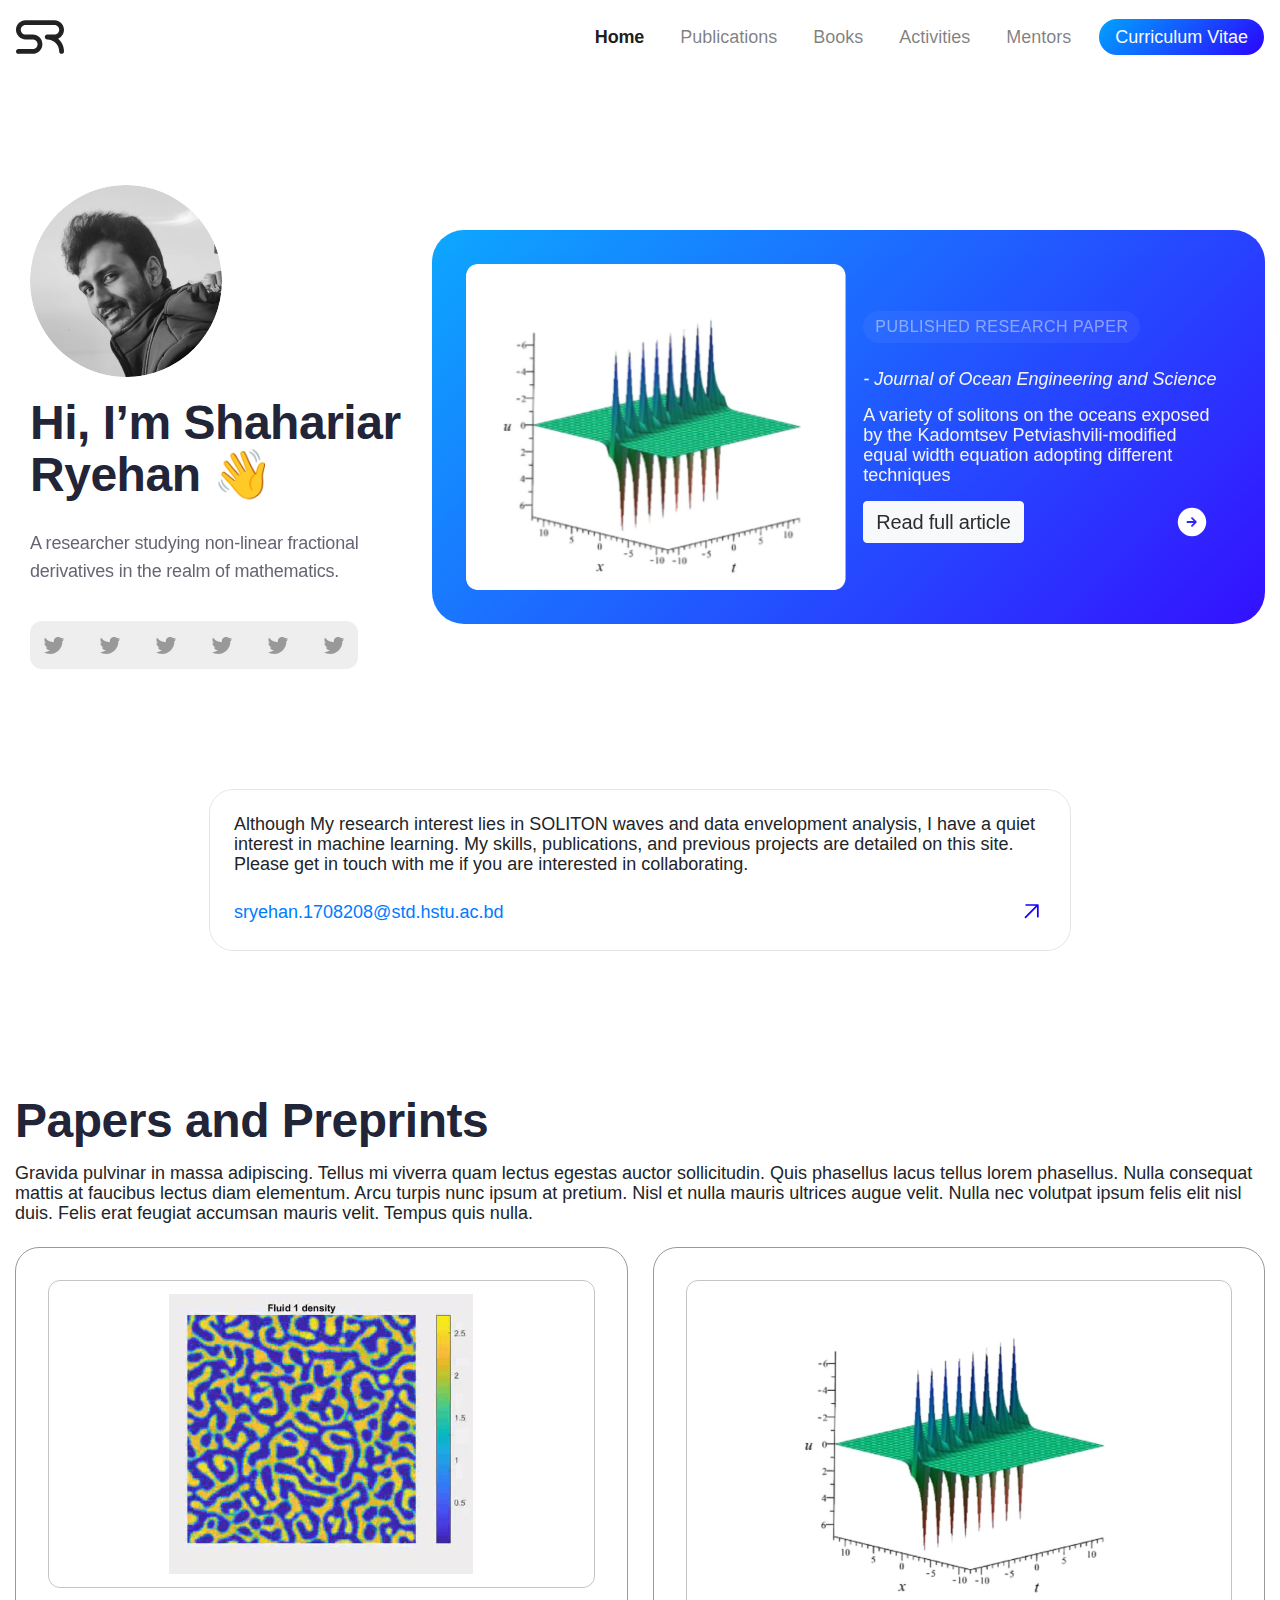
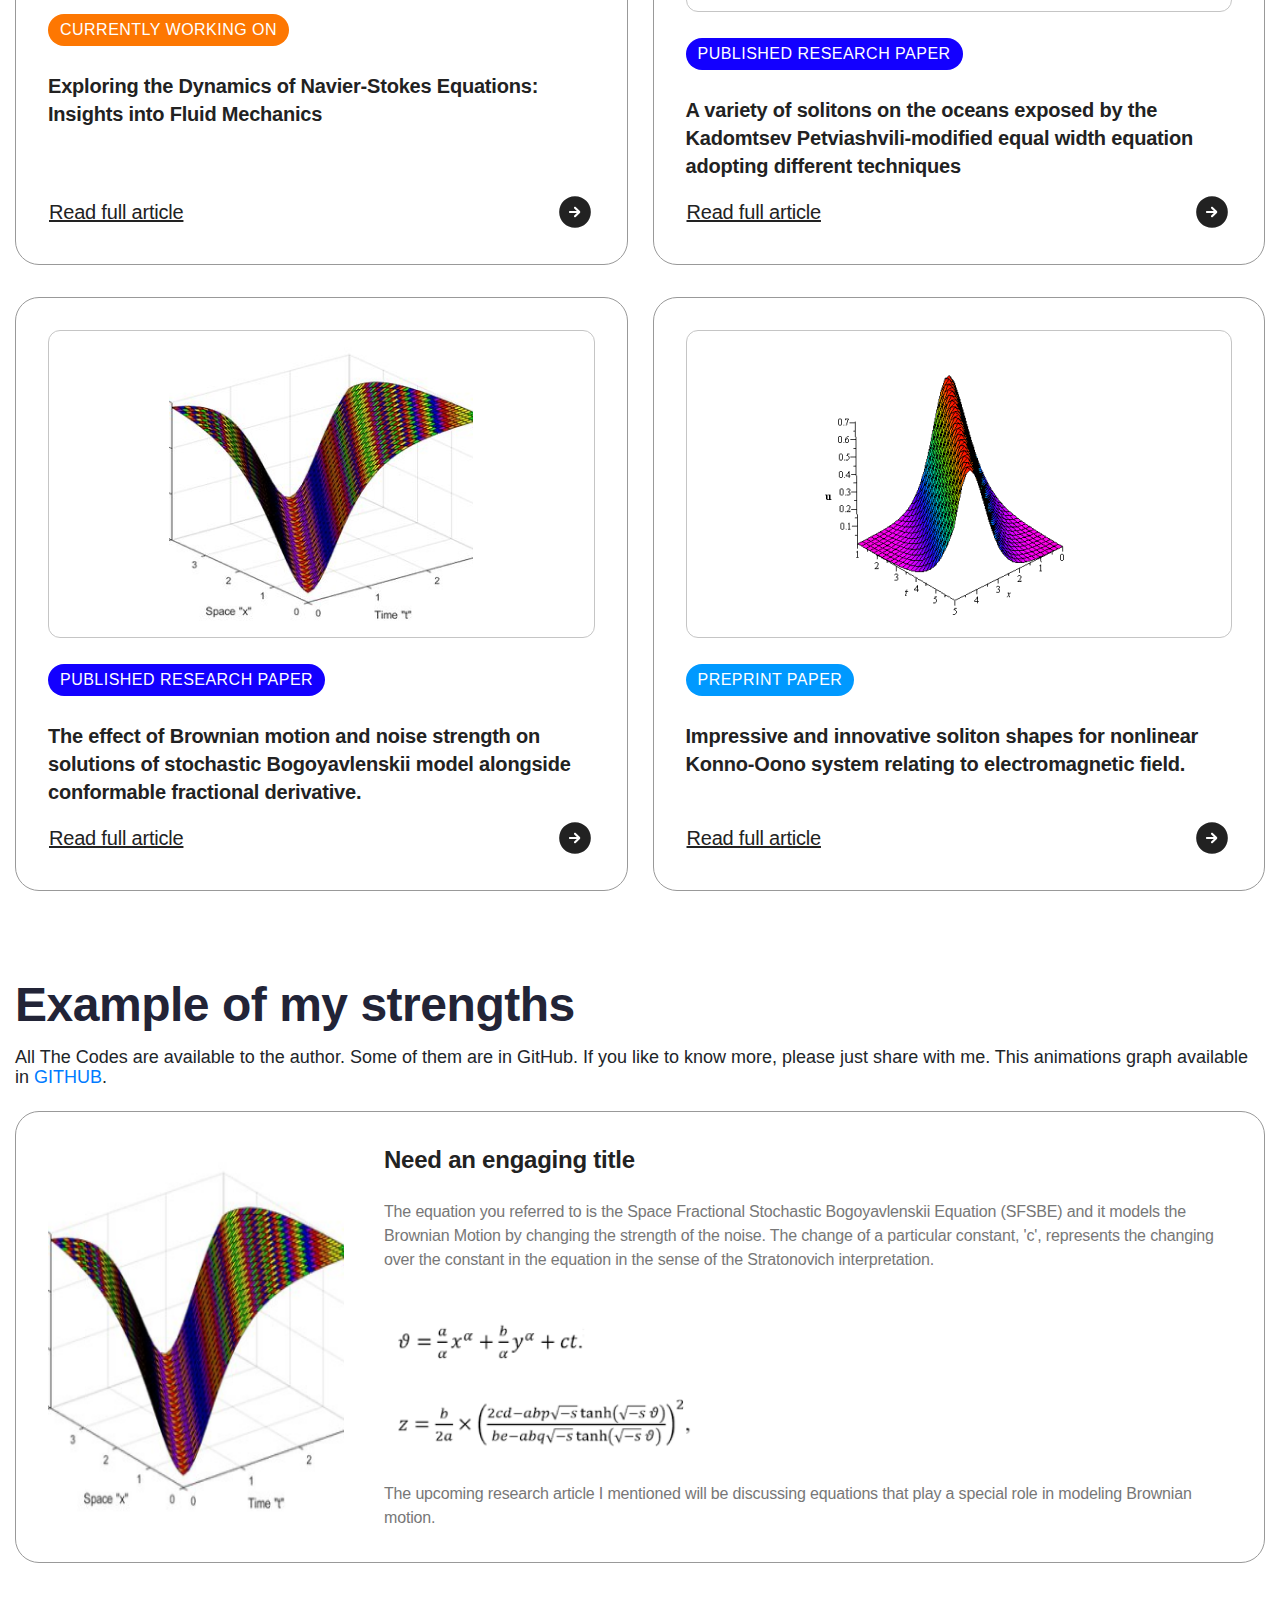
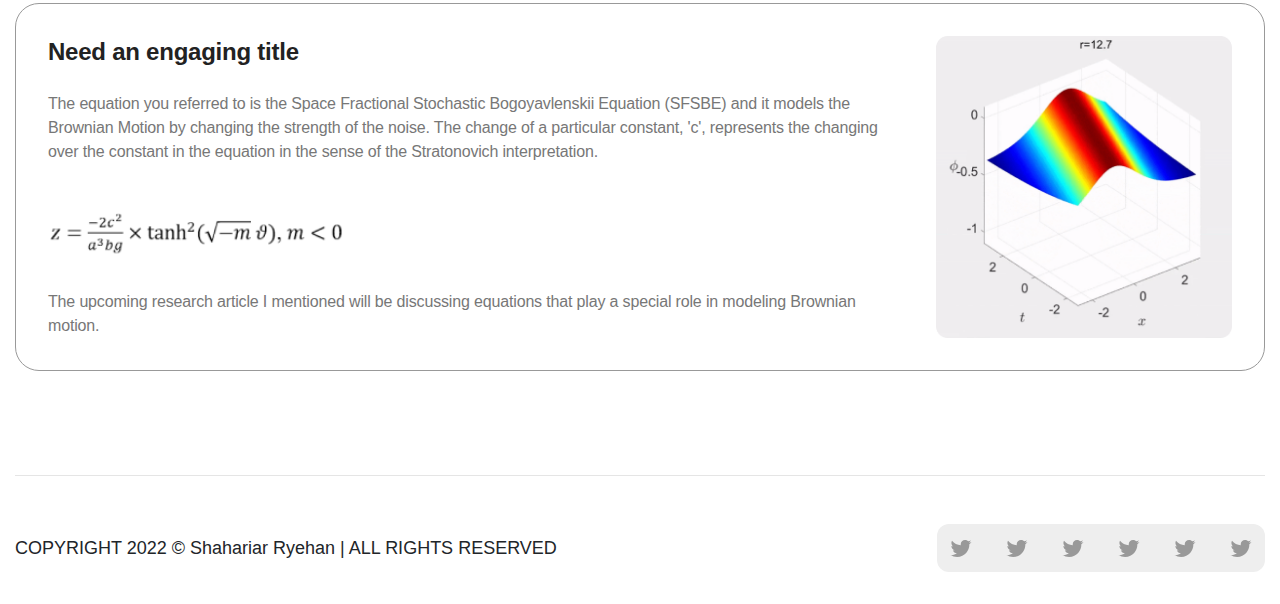
<file: index.html>
<!DOCTYPE html>
<html lang="en">
  <head>
    <meta charset="UTF-8" />
    <meta name="viewport" content="width=device-width, initial-scale=1.0" />
    <title>Shahariar Ryehan</title>
    <link
      rel="stylesheet"
      href="https://cdn.jsdelivr.net/npm/bootstrap@4.3.1/dist/css/bootstrap.min.css"
      integrity="sha384-ggOyR0iXCbMQv3Xipma34MD+dH/1fQ784/j6cY/iJTQUOhcWr7x9JvoRxT2MZw1T"
      crossorigin="anonymous"
    />
    <link
      href="https://api.fontshare.com/v2/css?f[]=general-sans@701,200,500,301,201,1,300,601,600,401,501,400,700&display=swap"
      rel="stylesheet"
    />

    <link rel="stylesheet" href="./style.css" />
  </head>
  <body>
    <section class="nav-section">
      <nav class="navbar navbar-expand-lg navbar-light container">
        <a class="navbar-brand" href="#">
          <img src="./assets/img/logo.svg" alt="" srcset="" />
        </a>
        <div class="d-flex justify-content-end align-items-center with-btn">
          <button class="cv-btn">
            <a class="bg-primary text-light rounded-pill" href="#"
              >Curriculum Vitae</a
            >
          </button>
          <button
            class="navbar-toggler"
            type="button"
            data-toggle="collapse"
            data-target="#navbarSupportedContent"
            aria-controls="navbarSupportedContent"
            aria-expanded="false"
            aria-label="Toggle navigation"
          >
            <span class="d-flex flex-column navbar-toggler-icon">
              <div id="first-hr"></div>
              <div id="second-hr"></div>
            </span>
          </button>
        </div>

        <div class="collapse navbar-collapse" id="navbarSupportedContent">
          <ul class="navbar-nav ml-auto justify-content-between">
            <li class="nav-item active">
              <a class="nav-link" href="#"
                >Home <span class="sr-only">(current)</span></a
              >
            </li>

            <li class="nav-item">
              <a class="nav-link" href="#">Publications</a>
            </li>
            <li class="nav-item">
              <a class="nav-link" href="./book.html">Books</a>
            </li>
            <li class="nav-item">
              <a class="nav-link" href="./activity.html">Activities</a>
            </li>
            <li class="nav-item">
              <a class="nav-link" href="mentors.html">Mentors</a>
            </li>
            <li class="nav-item">
              <a
                class="nav-link bg-primary text-light rounded-pill px-3 cv"
                href="#"
                >Curriculum Vitae</a
              >
            </li>
          </ul>
        </div>
      </nav>
    </section>

    <section class="hero-section">
      <div
        class="container d-flex flex-wrap justify-content-between hero-container"
      >
        <div class="col-lg-4 col-sm-12 d-flex flex-column details">
          <img src="./assets/img/profile.jpg" alt="" />
          <h1>Hi, I’m Shahariar Ryehan 👋</h1>
          <p class="sry-description">
            A researcher studying non-linear fractional derivatives in the realm
            of mathematics.
          </p>
          <div
            class="d-flex justify-content-lg-start justify-content-sm-center social-container"
          >
            <div class="social">
              <a href="" class="social-icon">
                <img src="./assets/img/mdi_twitter.svg" alt="" srcset="" />
              </a>
              <a href="" class="social-icon">
                <img src="./assets/img/mdi_twitter.svg" alt="" srcset="" />
              </a>
              <a href="" class="social-icon">
                <img src="./assets/img/mdi_twitter.svg" alt="" srcset="" />
              </a>
              <a href="" class="social-icon">
                <img src="./assets/img/mdi_twitter.svg" alt="" srcset="" />
              </a>
              <a href="" class="social-icon">
                <img src="./assets/img/mdi_twitter.svg" alt="" srcset="" />
              </a>
              <a href="" class="social-icon">
                <img src="./assets/img/mdi_twitter.svg" alt="" srcset="" />
              </a>
            </div>
          </div>
        </div>
        <div
          class="col-lg-8 col-sm-12 d-flex align-items-center flex-wrap research-part"
        >
          <div class="d-flex align-items-center flex-wrap research">
            <img
              src="./assets/img/res.png"
              alt=""
              class="col-lg-6 col-sm-12 research-img"
            />
            <div
              class="d-flex flex-column justify-content-center align-item-center col-sm-12 col-lg-6 research-paper"
            >
              <div class="publised-title">
                <h4>Published Research Paper</h4>
              </div>

              <div class="published-description">
                <p class="journal-name">
                  - Journal of Ocean Engineering and Science
                </p>
                <p>
                  A variety of solitons on the oceans exposed by the Kadomtsev
                  Petviashvili-modified equal width equation adopting different
                  techniques
                </p>
                <div class="d-flex justify-content-between read-article">
                  <a href="" class="btn btn-light">Read full article</a>
                  <a href=""
                    ><img
                      src="./assets/img/arrow_circle_right.svg"
                      class="more-icon"
                      alt=""
                  /></a>
                </div>
              </div>
            </div>
          </div>
        </div>
      </div>
    </section>

    <section class="container description-section">
      <div class="d-flex flex-column description-container">
        <p>
          Although My research interest lies in SOLITON waves and data
          envelopment analysis, I have a quiet interest in machine learning. My
          skills, publications, and previous projects are detailed on this site.
          Please get in touch with me if you are interested in collaborating.
        </p>
        <div
          class="d-flex align-item-center justify-content-between link-with-icon"
        >
          <a href="" class="d-block">sryehan.1708208@std.hstu.ac.bd</a>
          <a href="" class="d-flex align-item-center justify-content-end"
            ><img src="./assets/img/arrow_outward.svg" alt=""
          /></a>
        </div>
      </div>
    </section>

    <section class="paper-preprint">
      <div class="container">
        <h1>Papers and Preprints</h1>
        <p class="mt-3">
          Gravida pulvinar in massa adipiscing. Tellus mi viverra quam lectus
          egestas auctor sollicitudin. Quis phasellus lacus tellus lorem
          phasellus. Nulla consequat mattis at faucibus lectus diam elementum.
          Arcu turpis nunc ipsum at pretium. Nisl et nulla mauris ultrices augue
          velit. Nulla nec volutpat ipsum felis elit nisl duis. Felis erat
          feugiat accumsan mauris velit. Tempus quis nulla.
        </p>
      </div>
      <div class="container card-container-parent">
        <div class="d-flex card-container">
          <div class="single-card">
            <div class="card-details">
              <a class="card-img">
                <img src="./assets/img/img1.png" alt="" />
              </a>
              <div class="d-flex status">
                <div class="status-text">Currently Working on</div>
              </div>
              <div class="card-title">
                Exploring the Dynamics of Navier-Stokes Equations: Insights into
                Fluid Mechanics
              </div>
            </div>
            <div class="read-article">
              <a class="btn read-btn" href="#">Read full article</a>
              <a class="more-btn" href="#">
                <img src="./assets/img/arrow_circle_right_black.svg" alt="" />
              </a>
            </div>
          </div>
          <div class="single-card">
            <div class="card-details">
              <a class="card-img">
                <img src="./assets/img/res.png" alt="" />
              </a>
              <div class="d-flex status">
                <div class="status-text published">
                  Published Research Paper
                </div>
              </div>
              <div class="card-title">
                A variety of solitons on the oceans exposed by the Kadomtsev
                Petviashvili-modified equal width equation adopting different
                techniques
              </div>
            </div>
            <div class="read-article">
              <a class="btn read-btn" href="#">Read full article</a>
              <a class="more-btn" href="#">
                <img src="./assets/img/arrow_circle_right_black.svg" alt="" />
              </a>
            </div>
          </div>
        </div>
        <div class="d-flex card-container">
          <div class="single-card">
            <div class="card-details">
              <a class="card-img">
                <img src="./assets/img/img3.png" alt="" />
              </a>
              <div class="d-flex status">
                <div class="status-text published">
                  Published Research Paper
                </div>
              </div>
              <div class="card-title">
                The effect of Brownian motion and noise strength on solutions of
                stochastic Bogoyavlenskii model alongside conformable fractional
                derivative.
              </div>
            </div>
            <div class="read-article">
              <a class="btn read-btn" href="#">Read full article</a>
              <a class="more-btn" href="#">
                <img src="./assets/img/arrow_circle_right_black.svg" alt="" />
              </a>
            </div>
          </div>
          <div class="single-card">
            <div class="card-details">
              <a class="card-img">
                <img src="./assets/img/img4.png" alt="" />
              </a>
              <div class="d-flex status">
                <div class="status-text preprint">Preprint Paper</div>
              </div>
              <div class="card-title">
                Impressive and innovative soliton shapes for nonlinear
                Konno-Oono system relating to electromagnetic field.
              </div>
            </div>
            <div class="read-article">
              <a class="btn read-btn" href="#">Read full article</a>
              <a class="more-btn" href="#">
                <img src="./assets/img/arrow_circle_right_black.svg" alt="" />
              </a>
            </div>
          </div>
        </div>
      </div>
    </section>

    <section class="explore">
      <div class="container">
        <h1>Example of my strengths</h1>
        <p class="mt-3">
          All The Codes are available to the author. Some of them are in GitHub.
          If you like to know more, please just share with me. This animations
          graph available in <a href="" class="github-link">GITHUB</a>.
        </p>
      </div>

      <div class="container explore-item-container">
        <div class="d-flex explore-item">
          <img
            src="./assets/img/img3.png"
            alt=""
            class="col-lg-3 col-sm-12 explore-img"
          />
          <div class="col-lg-9 col-sm-12 explore-details-container">
            <div class="d-flex explore-item-details">
              <h6 class="explore-title">Need an engaging title</h6>
              <p class="explore-item-description">
                The equation you referred to is the Space Fractional Stochastic
                Bogoyavlenskii Equation (SFSBE) and it models the Brownian
                Motion by changing the strength of the noise. The change of a
                particular constant, 'c', represents the changing over the
                constant in the equation in the sense of the Stratonovich
                interpretation.
              </p>
              <img src="./assets/img/math.png" alt="" class="equations"/>
              <div class="explore-item-description-more">
                The upcoming research article I mentioned will be discussing
                equations that play a special role in modeling Brownian motion.
              </div>
            </div>
          </div>
        </div>
        <div class="d-flex explore-item explore-item-2">
          <div class="col-lg-9 col-sm-12 explore-details-container ">
            <div class="d-flex explore-item-details explore-second-item">
              <h6 class="explore-title">Need an engaging title</h6>
              <p class="explore-item-description">
                The equation you referred to is the Space Fractional Stochastic
                Bogoyavlenskii Equation (SFSBE) and it models the Brownian
                Motion by changing the strength of the noise. The change of a
                particular constant, 'c', represents the changing over the
                constant in the equation in the sense of the Stratonovich
                interpretation.
              </p>
              <img src="./assets/img/math-2.png" alt="" class="equations" />
              <div class="explore-item-description-more">
                The upcoming research article I mentioned will be discussing
                equations that play a special role in modeling Brownian motion.
              </div>
            </div>
          </div>
          <img
            src="./assets/img/explore-two-img.png"
            alt=""
            class="col-lg-3 col-sm-12 explore-img"
          />
        </div>
      </div>
    </section>

    <footer >
      <div class="container">
        <hr />
      </div>
      <div class="container d-flex justify-content-lg-between align-items-center flex-wrap copyright ">
        <div class="copyright-text">
          COPYRIGHT 2022 © Shahariar Ryehan | ALL RIGHTS RESERVED
        </div>
        <div class="social">
          <a href="" class="social-icon">
            <img src="./assets/img/mdi_twitter.svg" alt="" srcset="" />
          </a>
          <a href="" class="social-icon">
            <img src="./assets/img/mdi_twitter.svg" alt="" srcset="" />
          </a>
          <a href="" class="social-icon">
            <img src="./assets/img/mdi_twitter.svg" alt="" srcset="" />
          </a>
          <a href="" class="social-icon">
            <img src="./assets/img/mdi_twitter.svg" alt="" srcset="" />
          </a>
          <a href="" class="social-icon">
            <img src="./assets/img/mdi_twitter.svg" alt="" srcset="" />
          </a>
          <a href="" class="social-icon">
            <img src="./assets/img/mdi_twitter.svg" alt="" srcset="" />
          </a>
        </div>
      </div>
    </footer>
    <script
      src="https://code.jquery.com/jquery-3.3.1.slim.min.js"
      integrity="sha384-q8i/X+965DzO0rT7abK41JStQIAqVgRVzpbzo5smXKp4YfRvH+8abtTE1Pi6jizo"
      crossorigin="anonymous"
    ></script>
    <script
      src="https://cdn.jsdelivr.net/npm/popper.js@1.14.7/dist/umd/popper.min.js"
      integrity="sha384-UO2eT0CpHqdSJQ6hJty5KVphtPhzWj9WO1clHTMGa3JDZwrnQq4sF86dIHNDz0W1"
      crossorigin="anonymous"
    ></script>
    <script
      src="https://cdn.jsdelivr.net/npm/bootstrap@4.3.1/dist/js/bootstrap.min.js"
      integrity="sha384-JjSmVgyd0p3pXB1rRibZUAYoIIy6OrQ6VrjIEaFf/nJGzIxFDsf4x0xIM+B07jRM"
      crossorigin="anonymous"
    ></script>
    <script src="./script.js"></script>
  </body>
</html>
</file>
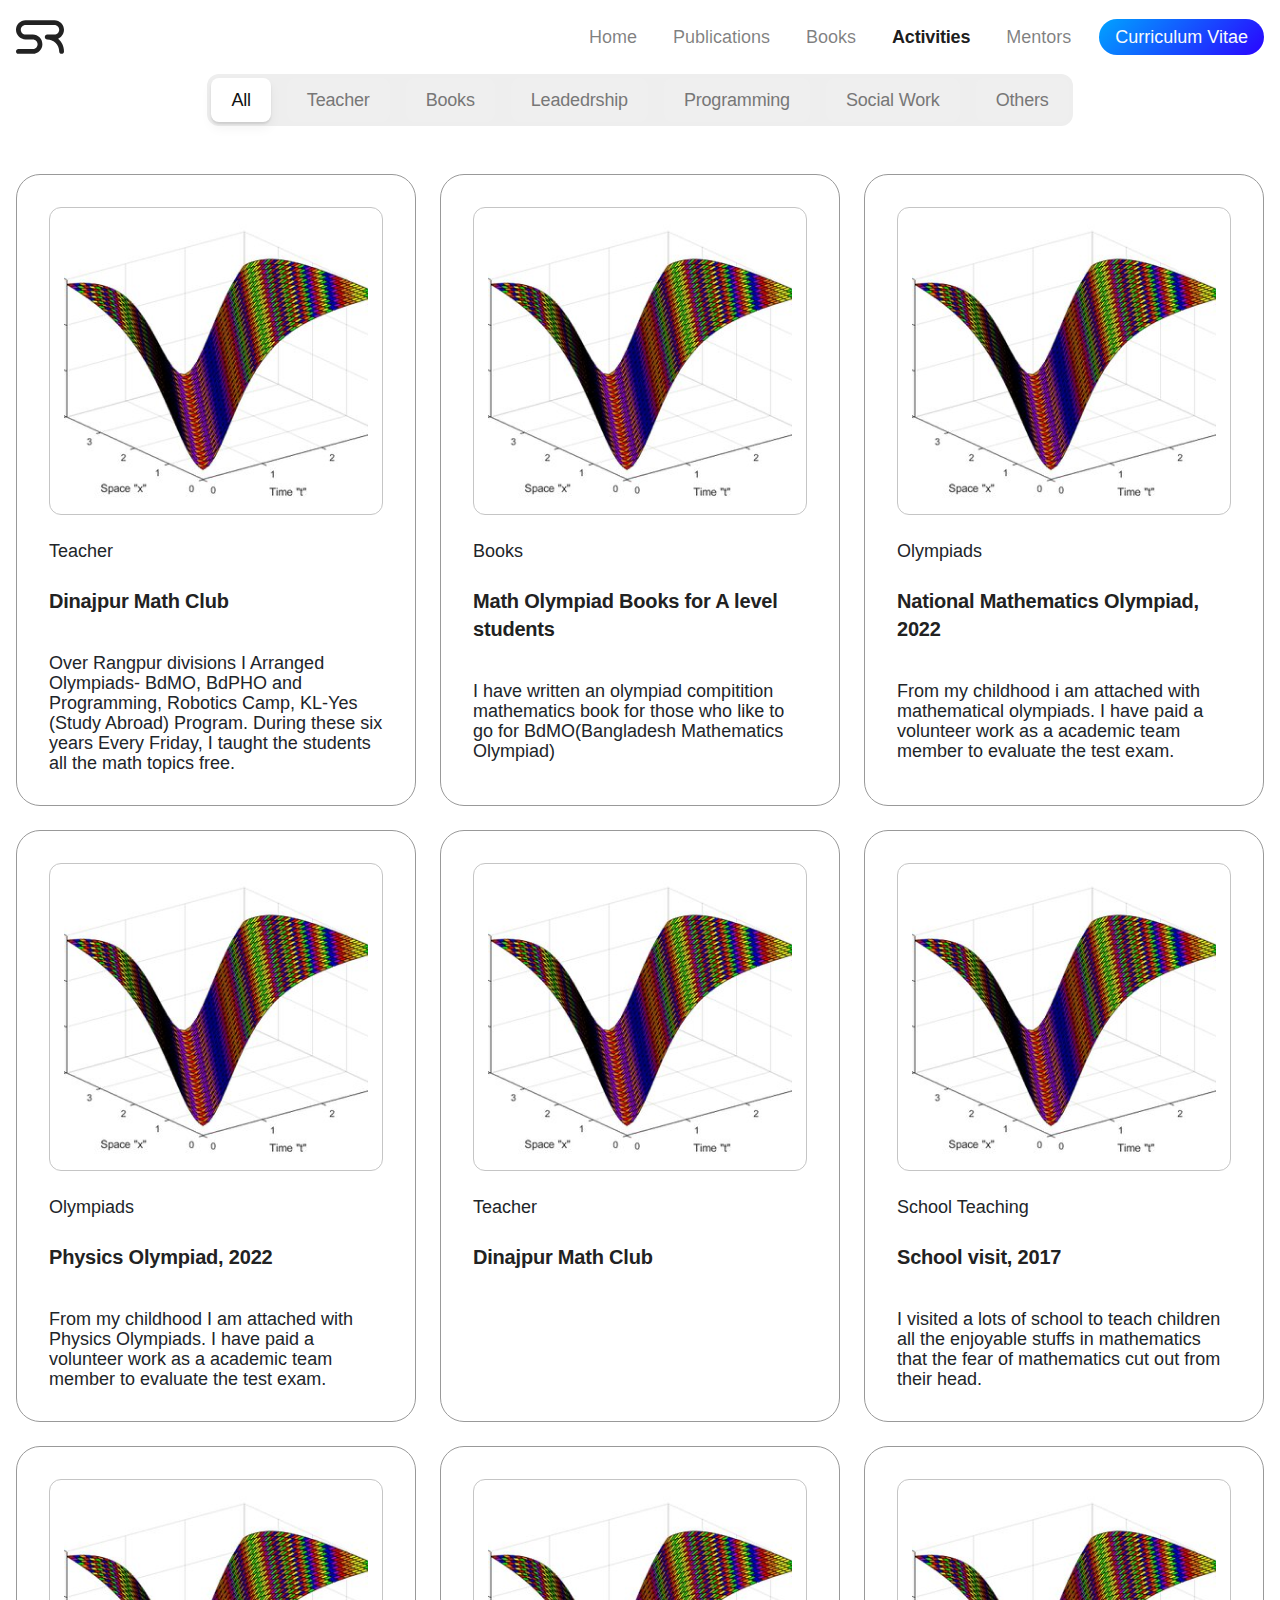
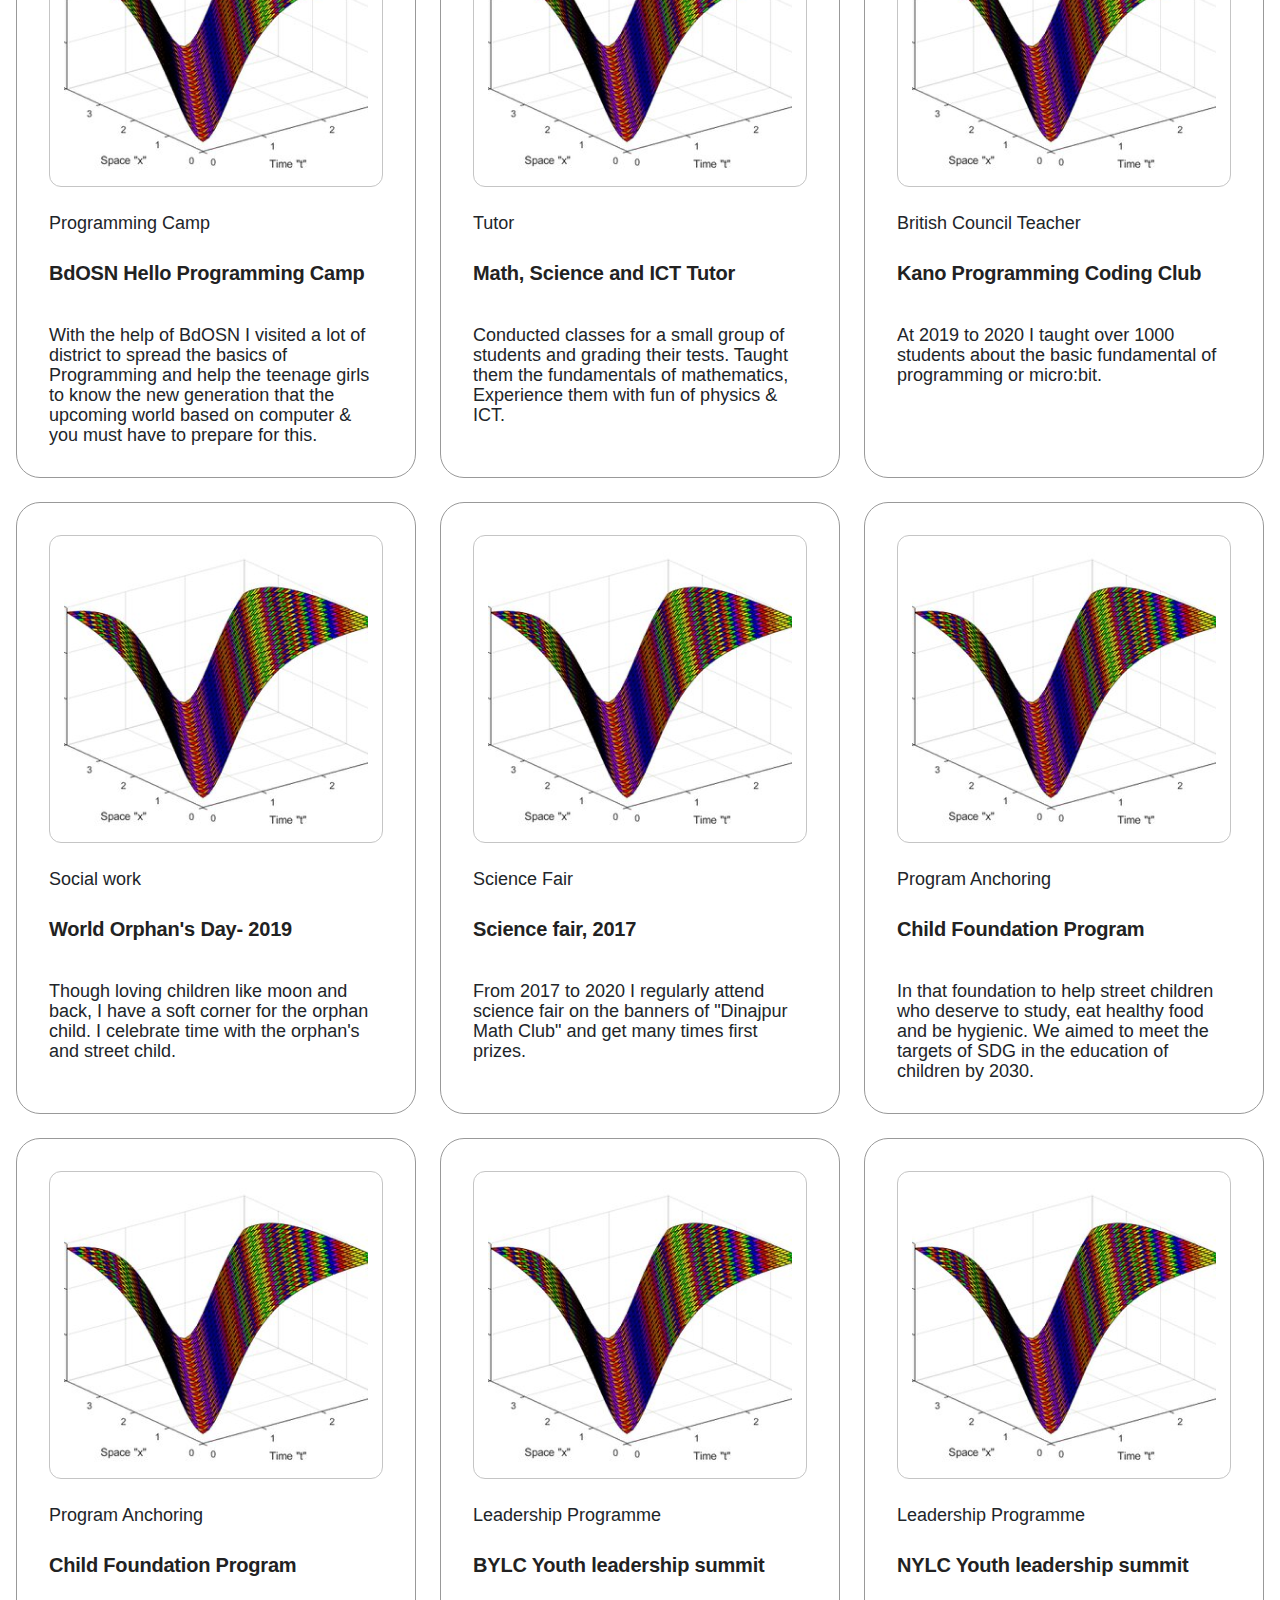
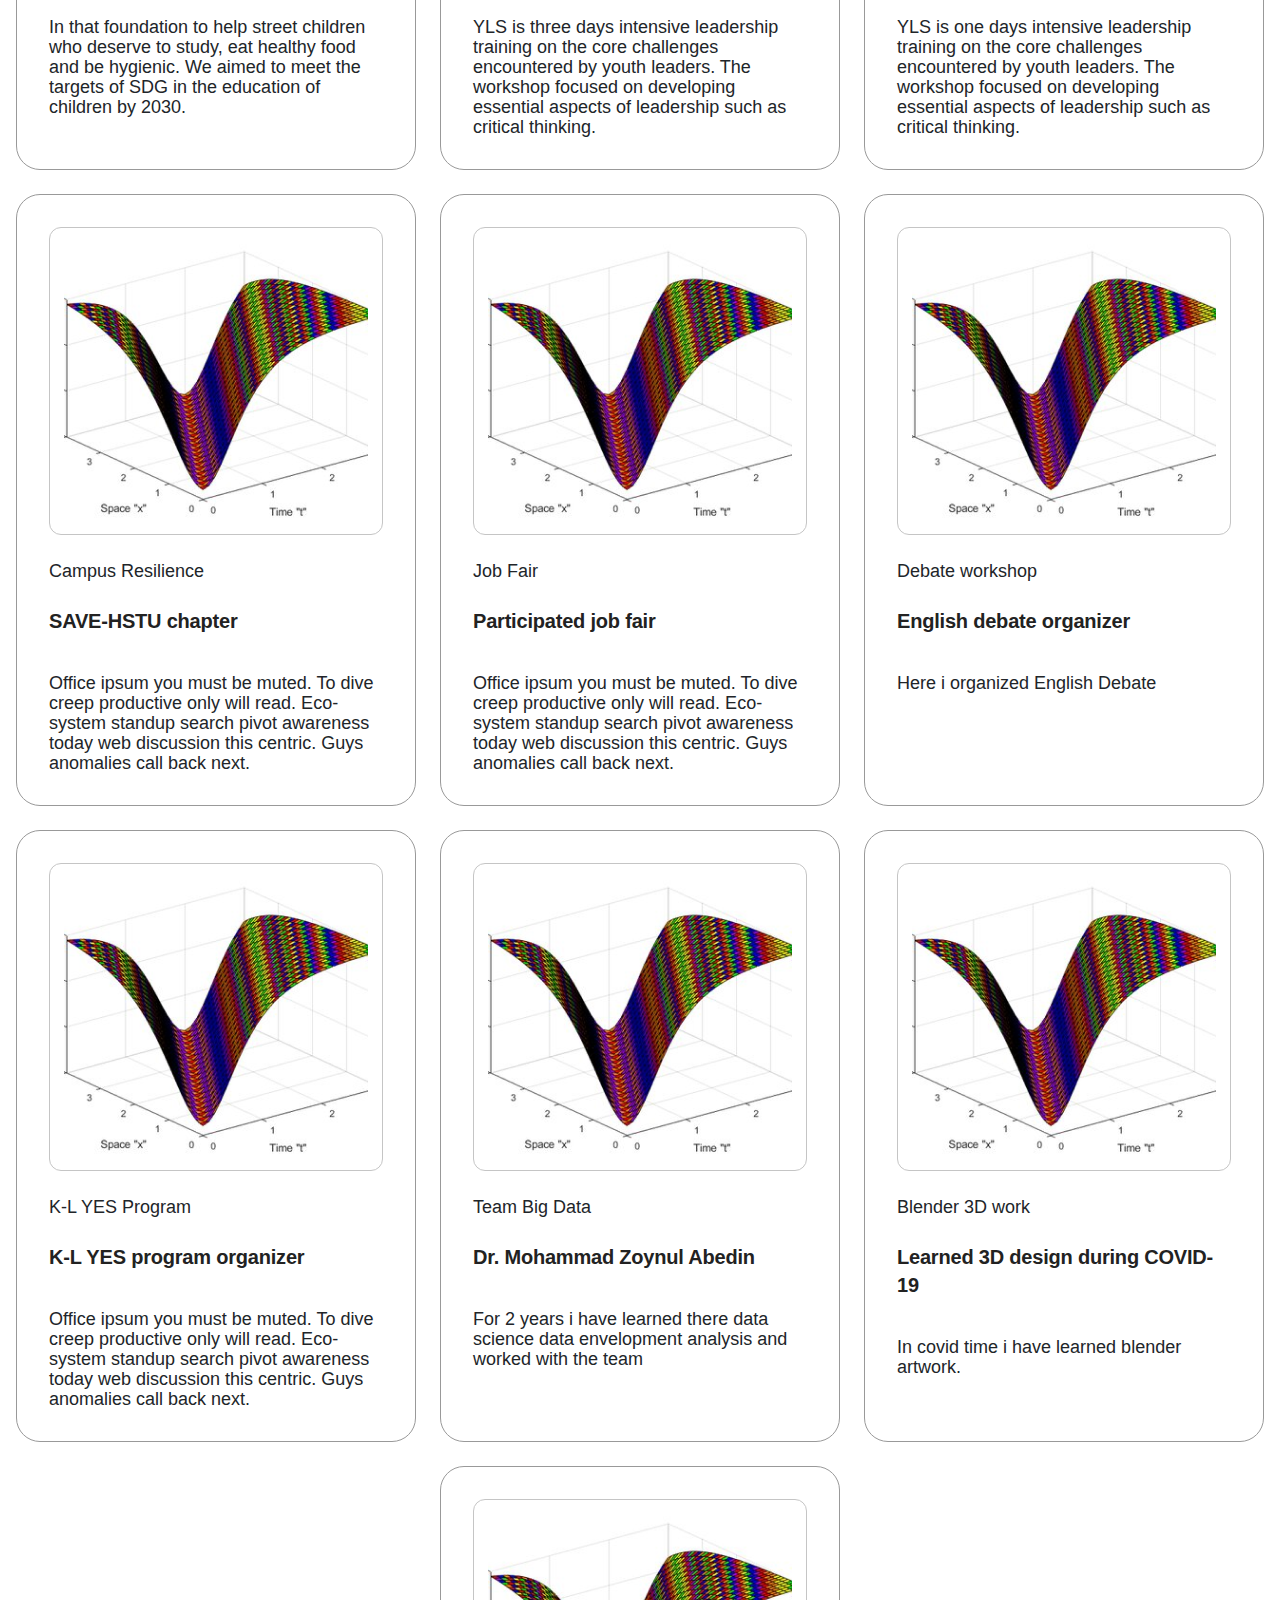
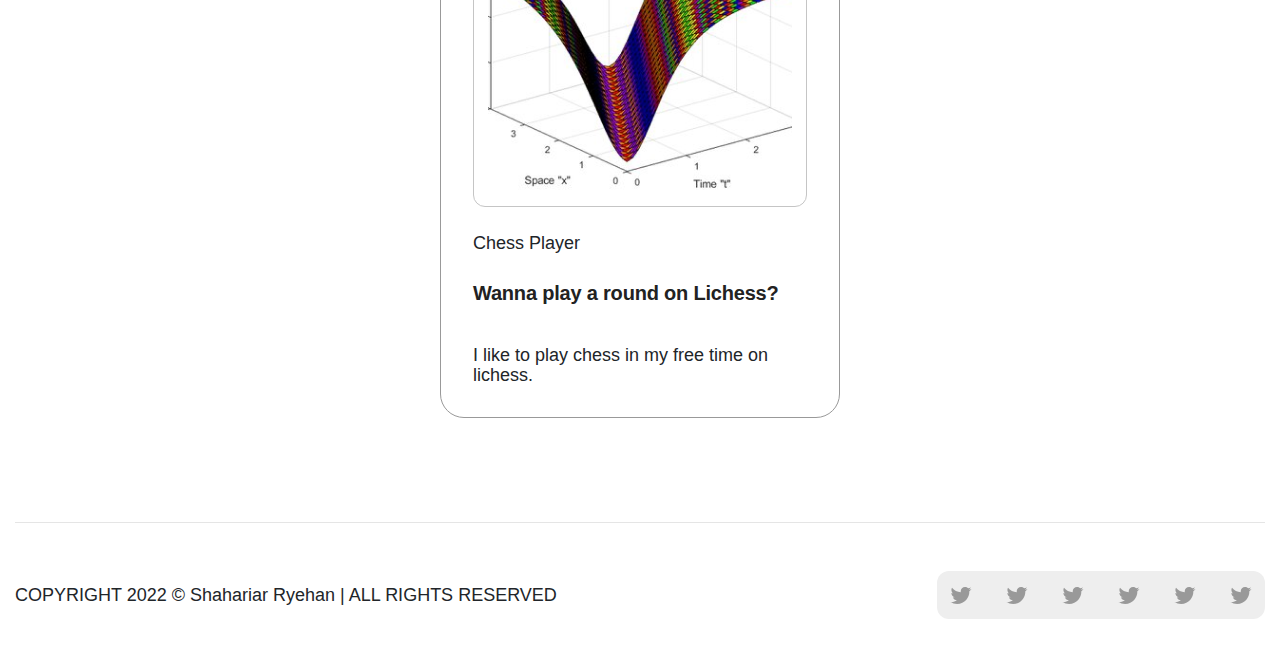
<file: activity.html>
<!DOCTYPE html>
<html lang="en">
  <head>
    <meta charset="UTF-8" />
    <meta name="viewport" content="width=device-width, initial-scale=1.0" />
    <title>Document</title>
    <link
      rel="stylesheet"
      href="https://cdn.jsdelivr.net/npm/bootstrap@4.3.1/dist/css/bootstrap.min.css"
      integrity="sha384-ggOyR0iXCbMQv3Xipma34MD+dH/1fQ784/j6cY/iJTQUOhcWr7x9JvoRxT2MZw1T"
      crossorigin="anonymous"
    />
    <link
      href="https://api.fontshare.com/v2/css?f[]=general-sans@701,200,500,301,201,1,300,601,600,401,501,400,700&display=swap"
      rel="stylesheet"
    />

    <link rel="stylesheet" href="./activity.css" />
  </head>
  <body>
    <section class="nav-section">
      <nav class="navbar navbar-expand-lg navbar-light container">
        <a class="navbar-brand" href="#">
          <img src="./assets/img/logo.svg" alt="" srcset="" />
        </a>
        <div class="d-flex justify-content-end align-items-center with-btn">
          <button class="cv-btn">
            <a class="bg-primary text-light rounded-pill" href="#"
              >Curriculum Vitae</a
            >
          </button>
          <button
            class="navbar-toggler"
            type="button"
            data-toggle="collapse"
            data-target="#navbarSupportedContent"
            aria-controls="navbarSupportedContent"
            aria-expanded="false"
            aria-label="Toggle navigation"
          >
            <span class="d-flex flex-column navbar-toggler-icon">
              <div id="first-hr"></div>
              <div id="second-hr"></div>
            </span>
          </button>
        </div>

        <div class="collapse navbar-collapse" id="navbarSupportedContent">
          <ul class="navbar-nav ml-auto justify-content-between">
            <li class="nav-item ">
              <a class="nav-link" href="./index.html"
                >Home </a
              >
            </li>

            <li class="nav-item">
              <a class="nav-link" href="#">Publications</a>
            </li>
            <li class="nav-item">
              <a class="nav-link" href="./book.html">Books</a>
            </li>
            <li class="nav-item active">
              <a class="nav-link" href="./activity.html">Activities<span class="sr-only">(current)</span></a>
            </li>
            <li class="nav-item">
              <a class="nav-link" href="./mentors.html">Mentors</a>
            </li>
            <li class="nav-item">
              <a
                class="nav-link bg-primary text-light rounded-pill px-3 cv"
                href="#"
                >Curriculum Vitae</a
              >
            </li>
          </ul>
        </div>
      </nav>
    </section>

    <section
      class="d-flex justify-content-between flex-column align-items-center gallery"
    >
      <div class="container buttons">
        <div class="btn-container-buttons">
          <button type="button" class="btn-clicked">all</button>
          <button type="button" data-btn="1">Teacher</button>
          <button type="button" data-btn="2">Books</button>
          <button type="button" data-btn="3">Leadedrship</button>
          <button type="button" data-btn="4">Programming</button>
          <button type="button" data-btn="5">Social Work</button>
          <button type="button" data-btn="6">Others</button>
        </div>
      </div>

      <div class="container dropdown">
        <button
          class="btn btn-secondary dropdown-toggle"
          type="button"
          id="dropdownMenuButton"
          data-toggle="dropdown"
          aria-haspopup="true"
          aria-expanded="false"
        >
          <span>all</span>
          <img src="./assets/img/expand_more.svg" alt="" />
        </button>
        <div class="container dropdown-menu" aria-labelledby="dropdownMenuButton">
          <button class="dropdown-item" type="button">all</button>
          <button class="dropdown-item" type="button" data-btn="1">
            Teacher
          </button>
          <button class="dropdown-item" type="button" data-btn="2">
            Books
          </button>
          <button class="dropdown-item" type="button" data-btn="3">
            Leadedrship
          </button>
          <button class="dropdown-item" type="button" data-btn="4">
            Programming
          </button>
          <button class="dropdown-item" type="button" data-btn="5">
            Social Work
          </button>
          <button class="dropdown-item" type="button" data-btn="6">
            Others
          </button>
        </div>
      </div>

      <div class="container mt-5 card-container skills-container"></div>
    </section>
    <footer >
      <div class="container">
        <hr />
      </div>
      <div class="container d-flex justify-content-lg-between align-items-center flex-wrap copyright ">
        <div class="copyright-text">
          COPYRIGHT 2022 © Shahariar Ryehan | ALL RIGHTS RESERVED
        </div>
        <div class="social">
          <a href="" class="social-icon">
            <img src="./assets/img/mdi_twitter.svg" alt="" srcset="" />
          </a>
          <a href="" class="social-icon">
            <img src="./assets/img/mdi_twitter.svg" alt="" srcset="" />
          </a>
          <a href="" class="social-icon">
            <img src="./assets/img/mdi_twitter.svg" alt="" srcset="" />
          </a>
          <a href="" class="social-icon">
            <img src="./assets/img/mdi_twitter.svg" alt="" srcset="" />
          </a>
          <a href="" class="social-icon">
            <img src="./assets/img/mdi_twitter.svg" alt="" srcset="" />
          </a>
          <a href="" class="social-icon">
            <img src="./assets/img/mdi_twitter.svg" alt="" srcset="" />
          </a>
        </div>
      </div>
    </footer>
    <script
      src="https://code.jquery.com/jquery-3.3.1.slim.min.js"
      integrity="sha384-q8i/X+965DzO0rT7abK41JStQIAqVgRVzpbzo5smXKp4YfRvH+8abtTE1Pi6jizo"
      crossorigin="anonymous"
    ></script>
    <script
      src="https://cdn.jsdelivr.net/npm/popper.js@1.14.7/dist/umd/popper.min.js"
      integrity="sha384-UO2eT0CpHqdSJQ6hJty5KVphtPhzWj9WO1clHTMGa3JDZwrnQq4sF86dIHNDz0W1"
      crossorigin="anonymous"
    ></script>
    <script
      src="https://cdn.jsdelivr.net/npm/bootstrap@4.3.1/dist/js/bootstrap.min.js"
      integrity="sha384-JjSmVgyd0p3pXB1rRibZUAYoIIy6OrQ6VrjIEaFf/nJGzIxFDsf4x0xIM+B07jRM"
      crossorigin="anonymous"
    ></script>
    <script src="./activity.js"></script>
  </body>
</html>
</file>
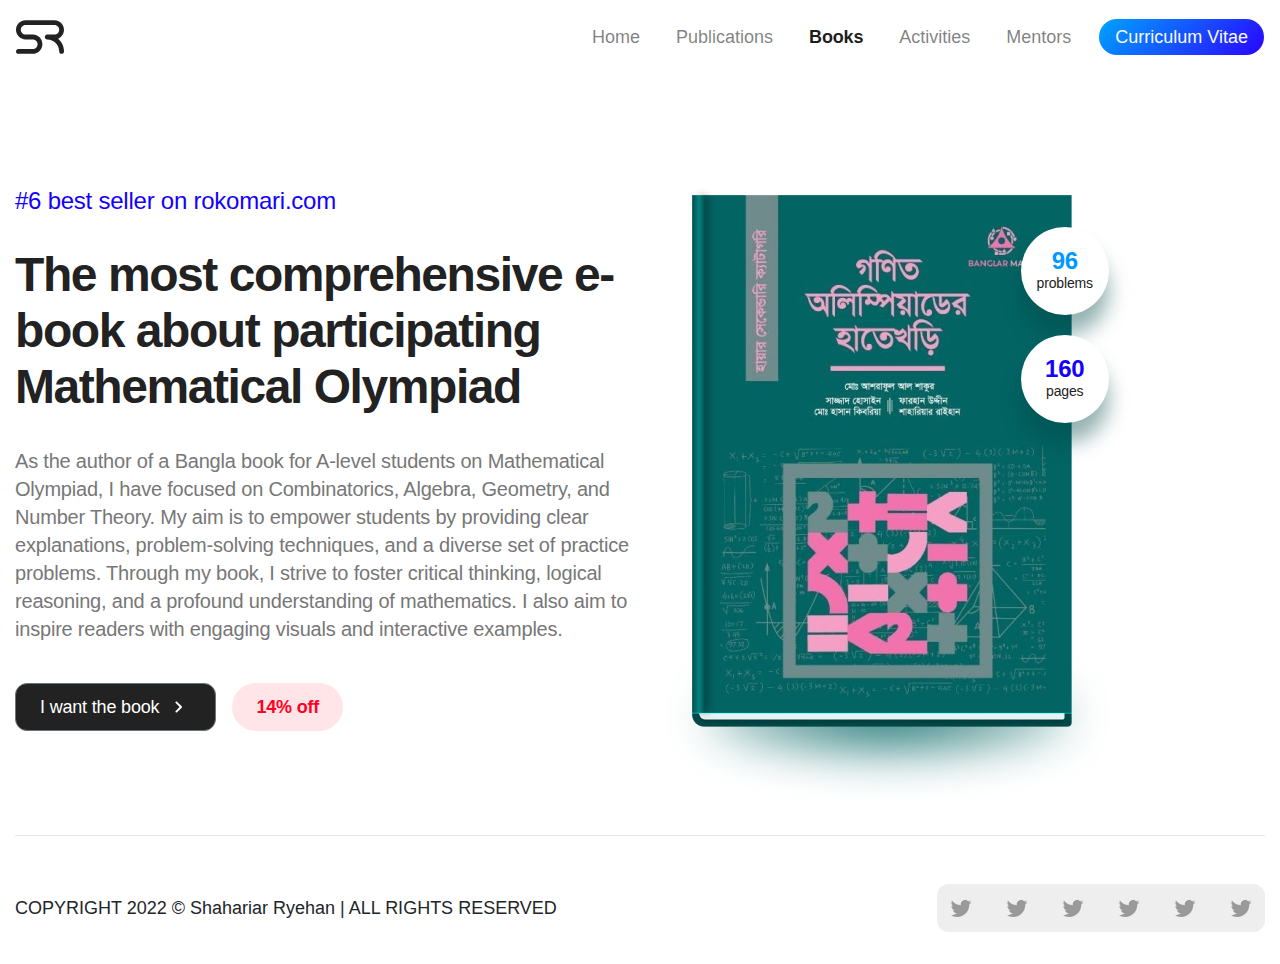
<file: book.html>
<!DOCTYPE html>
<html lang="en">
  <head>
    <meta charset="UTF-8" />
    <meta name="viewport" content="width=device-width, initial-scale=1.0" />
    <title>Document</title>
    <link
      rel="stylesheet"
      href="https://cdn.jsdelivr.net/npm/bootstrap@4.3.1/dist/css/bootstrap.min.css"
      integrity="sha384-ggOyR0iXCbMQv3Xipma34MD+dH/1fQ784/j6cY/iJTQUOhcWr7x9JvoRxT2MZw1T"
      crossorigin="anonymous"
    />
    <link
      href="https://api.fontshare.com/v2/css?f[]=general-sans@701,200,500,301,201,1,300,601,600,401,501,400,700&display=swap"
      rel="stylesheet"
    />

    <link rel="stylesheet" href="./book.css" />
  </head>
  <body>
    <section class="nav-section">
      <nav class="navbar navbar-expand-lg navbar-light container">
        <a class="navbar-brand" href="#">
          <img src="./assets/img/logo.svg" alt="" srcset="" />
        </a>
        <div class="d-flex justify-content-end align-items-center with-btn">
          <button class="cv-btn">
            <a class="bg-primary text-light rounded-pill" href="#"
              >Curriculum Vitae</a
            >
          </button>
          <button
            class="navbar-toggler"
            type="button"
            data-toggle="collapse"
            data-target="#navbarSupportedContent"
            aria-controls="navbarSupportedContent"
            aria-expanded="false"
            aria-label="Toggle navigation"
          >
            <span class="d-flex flex-column navbar-toggler-icon">
              <div id="first-hr"></div>
              <div id="second-hr"></div>
            </span>
          </button>
        </div>

        <div class="collapse navbar-collapse" id="navbarSupportedContent">
          <ul class="navbar-nav ml-auto justify-content-between">
            <li class="nav-item">
              <a class="nav-link" href="./index.html"
                >Home <span class="sr-only">(current)</span></a
              >
            </li>

            <li class="nav-item">
              <a class="nav-link" href="#">Publications</a>
            </li>
            <li class="nav-item active">
              <a class="nav-link" href="./book.html">Books</a>
            </li>
            <li class="nav-item">
              <a class="nav-link" href="./activity.html">Activities</a>
            </li>
            <li class="nav-item">
              <a class="nav-link" href="./mentors.html">Mentors</a>
            </li>
            <li class="nav-item">
              <a
                class="nav-link bg-primary text-light rounded-pill px-3 cv"
                href="#"
                >Curriculum Vitae</a
              >
            </li>
          </ul>
        </div>
      </nav>
    </section>

    <section class="book-section">
      <div class="container book-container">
        <div class="book-description">
          <h6 class="hashtag">#6 best seller on rokomari.com</h6>
          <h1 class="book-title">
            The most comprehensive e-book about participating Mathematical
            Olympiad
          </h1>
          <p class="book-description-text">
            As the author of a Bangla book for A-level students on Mathematical
            Olympiad, I have focused on Combinatorics, Algebra, Geometry, and
            Number Theory. My aim is to empower students by providing clear
            explanations, problem-solving techniques, and a diverse set of
            practice problems. Through my book, I strive to foster critical
            thinking, logical reasoning, and a profound understanding of
            mathematics. I also aim to inspire readers with engaging visuals and
            interactive examples.
          </p>
          <div class="book-btn-container">
            <div class="book-btn-container-2">
              <button class="btn btn-secondary want-book">
                I want the book
                <img
                  src="./assets/img/keyboard_arrow_right.svg"
                  class="book-btn-icon"
                />
              </button>
              <button class="btn btn-chips">14% off</button>
            </div>
          </div>
        </div>
        <div class=" book-showcase-container">
          <div class="book-showcase">
            <!-- <div > -->
              <img class="book-img" src="./assets/img/book.png" alt="" />
            <!-- </div> -->
            <div class="book-offer">
              <div class="circle">
                <span class="problem-number">96</span>
                <span class="problems">problems</span>
              </div>
              <div class="circle">
                <span class="page-number">160</span>
                <span class="pages">pages</span>
              </div>
            </div>
          </div>
        </div>
      </div>
    </section>

    <footer>
      <div class="container">
        <hr />
      </div>
      <div
        class="container d-flex justify-content-lg-between align-items-center flex-wrap copyright"
      >
        <div class="copyright-text">
          COPYRIGHT 2022 © Shahariar Ryehan | ALL RIGHTS RESERVED
        </div>
        <div class="social">
          <a href="" class="social-icon">
            <img src="./assets/img/mdi_twitter.svg" alt="" srcset="" />
          </a>
          <a href="" class="social-icon">
            <img src="./assets/img/mdi_twitter.svg" alt="" srcset="" />
          </a>
          <a href="" class="social-icon">
            <img src="./assets/img/mdi_twitter.svg" alt="" srcset="" />
          </a>
          <a href="" class="social-icon">
            <img src="./assets/img/mdi_twitter.svg" alt="" srcset="" />
          </a>
          <a href="" class="social-icon">
            <img src="./assets/img/mdi_twitter.svg" alt="" srcset="" />
          </a>
          <a href="" class="social-icon">
            <img src="./assets/img/mdi_twitter.svg" alt="" srcset="" />
          </a>
        </div>
      </div>
    </footer>

    <script
      src="https://code.jquery.com/jquery-3.3.1.slim.min.js"
      integrity="sha384-q8i/X+965DzO0rT7abK41JStQIAqVgRVzpbzo5smXKp4YfRvH+8abtTE1Pi6jizo"
      crossorigin="anonymous"
    ></script>
    <script
      src="https://cdn.jsdelivr.net/npm/popper.js@1.14.7/dist/umd/popper.min.js"
      integrity="sha384-UO2eT0CpHqdSJQ6hJty5KVphtPhzWj9WO1clHTMGa3JDZwrnQq4sF86dIHNDz0W1"
      crossorigin="anonymous"
    ></script>
    <script
      src="https://cdn.jsdelivr.net/npm/bootstrap@4.3.1/dist/js/bootstrap.min.js"
      integrity="sha384-JjSmVgyd0p3pXB1rRibZUAYoIIy6OrQ6VrjIEaFf/nJGzIxFDsf4x0xIM+B07jRM"
      crossorigin="anonymous"
    ></script>
    <script src="./mentors.js"></script>
  </body>
</html>
</file>
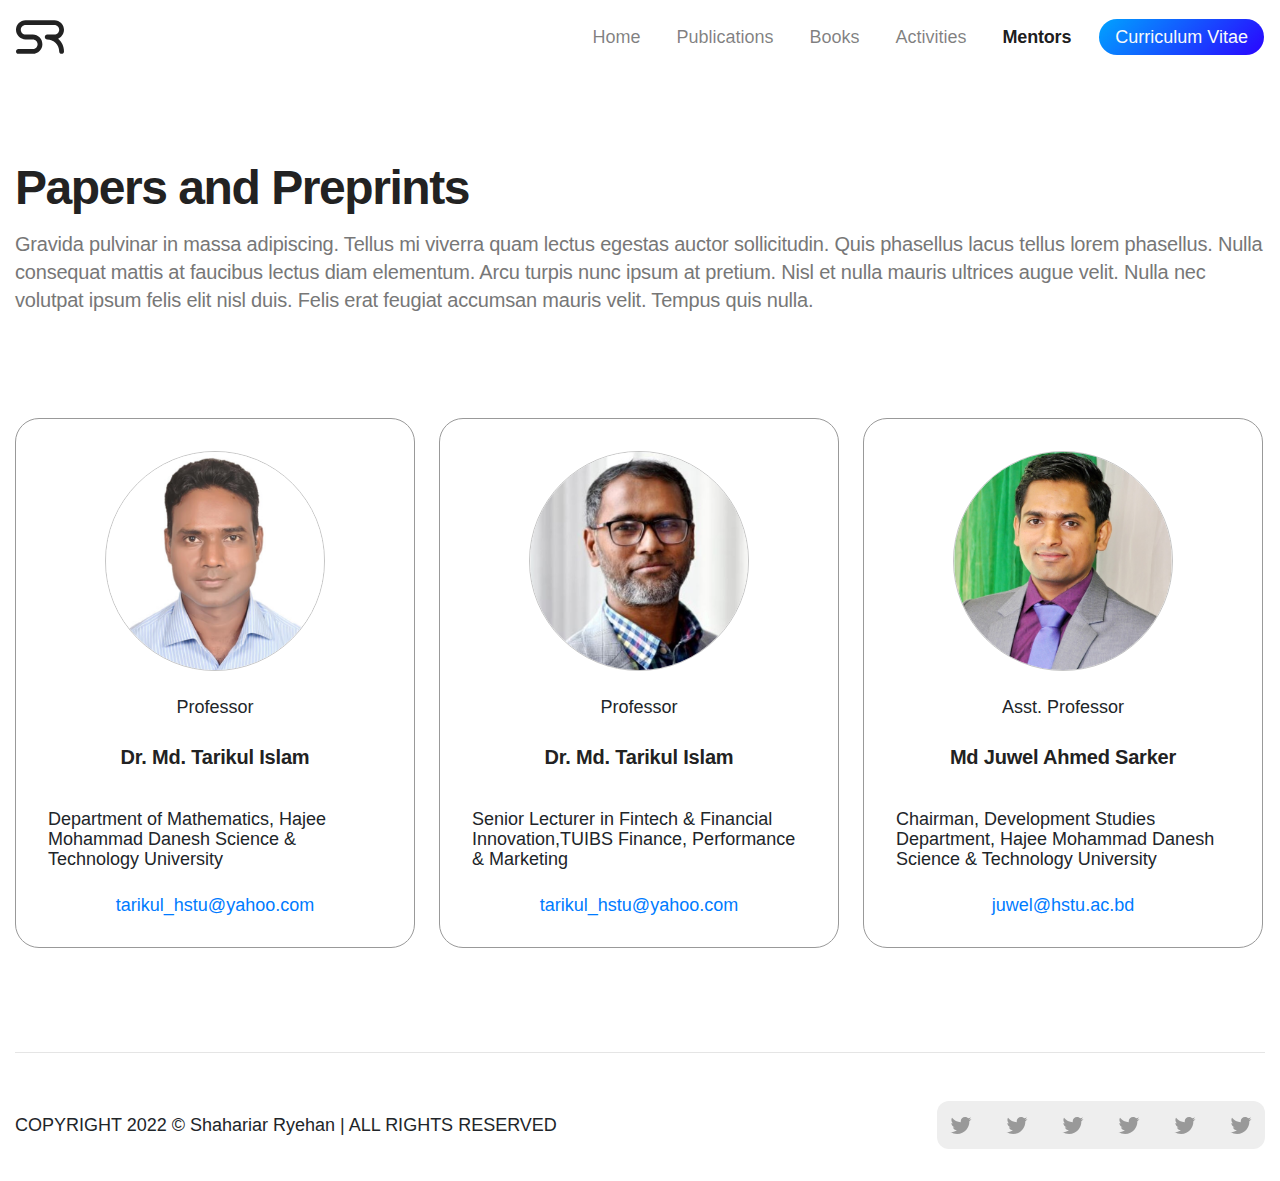
<file: mentors.html>
<!DOCTYPE html>
<html lang="en">
  <head>
    <meta charset="UTF-8" />
    <meta name="viewport" content="width=device-width, initial-scale=1.0" />
    <title>Document</title>
    <link
      rel="stylesheet"
      href="https://cdn.jsdelivr.net/npm/bootstrap@4.3.1/dist/css/bootstrap.min.css"
      integrity="sha384-ggOyR0iXCbMQv3Xipma34MD+dH/1fQ784/j6cY/iJTQUOhcWr7x9JvoRxT2MZw1T"
      crossorigin="anonymous"
    />
    <link
      href="https://api.fontshare.com/v2/css?f[]=general-sans@701,200,500,301,201,1,300,601,600,401,501,400,700&display=swap"
      rel="stylesheet"
    />

    <link rel="stylesheet" href="./mentors.css" />
  </head>
  <body>
    <section class="nav-section">
      <nav class="navbar navbar-expand-lg navbar-light container">
        <a class="navbar-brand" href="#">
          <img src="./assets/img/logo.svg" alt="" srcset="" />
        </a>
        <div class="d-flex justify-content-end align-items-center with-btn">
          <button class="cv-btn">
            <a class="bg-primary text-light rounded-pill" href="#"
              >Curriculum Vitae</a
            >
          </button>
          <button
            class="navbar-toggler"
            type="button"
            data-toggle="collapse"
            data-target="#navbarSupportedContent"
            aria-controls="navbarSupportedContent"
            aria-expanded="false"
            aria-label="Toggle navigation"
          >
            <span class="d-flex flex-column navbar-toggler-icon">
              <div id="first-hr"></div>
              <div id="second-hr"></div>
            </span>
          </button>
        </div>

        <div class="collapse navbar-collapse" id="navbarSupportedContent">
          <ul class="navbar-nav ml-auto justify-content-between">
            <li class="nav-item ">
              <a class="nav-link" href="./index.html"
                >Home <span class="sr-only">(current)</span></a
              >
            </li>

            <li class="nav-item">
              <a class="nav-link" href="#">Publications</a>
            </li>
            <li class="nav-item">
              <a class="nav-link" href="./book.html">Books</a>
            </li>
            <li class="nav-item">
              <a class="nav-link" href="./activity.html">Activities</a>
            </li>
            <li class="nav-item active ">
              <a class="nav-link " href="./mentors.html">Mentors</a>
            </li>
            <li class="nav-item">
              <a
                class="nav-link bg-primary text-light rounded-pill px-3 cv"
                href="#"
                >Curriculum Vitae</a
              >
            </li>
          </ul>
        </div>
      </nav>
    </section>

    <section
      class="d-flex justify-content-between flex-column align-items-center gallery"
    >
      <div class="container preprint-container">
        <h1>Papers and Preprints</h1>
        <p class="mt-3 preprint-p">
          Gravida pulvinar in massa adipiscing. Tellus mi viverra quam lectus
          egestas auctor sollicitudin. Quis phasellus lacus tellus lorem
          phasellus. Nulla consequat mattis at faucibus lectus diam elementum.
          Arcu turpis nunc ipsum at pretium. Nisl et nulla mauris ultrices augue
          velit. Nulla nec volutpat ipsum felis elit nisl duis. Felis erat
          feugiat accumsan mauris velit. Tempus quis nulla.
        </p>
      </div>

      
      <!-- <div class="container buttons">
        <div class="btn-container-buttons">
          <button type="button" class="btn-clicked">all</button>
          <button type="button" data-btn="1">Teacher</button>
          <button type="button" data-btn="2">Books</button>
          <button type="button" data-btn="3">Leadedrship</button>
          <button type="button" data-btn="4">Programming</button>
          <button type="button" data-btn="5">Social Work</button>
          <button type="button" data-btn="6">Others</button>
        </div>
      </div>

      <div class="container dropdown">
        <button
          class="btn btn-secondary dropdown-toggle"
          type="button"
          id="dropdownMenuButton"
          data-toggle="dropdown"
          aria-haspopup="true"
          aria-expanded="false"
        >
          <span>all</span>
          <img src="./assets/img/expand_more.svg" alt="" />
        </button>
        <div class="dropdown-menu" aria-labelledby="dropdownMenuButton">
          <button class="dropdown-item" type="button">all</button>
          <button class="dropdown-item" type="button" data-btn="1">
            Teacher
          </button>
          <button class="dropdown-item" type="button" data-btn="2">
            Books
          </button>
          <button class="dropdown-item" type="button" data-btn="3">
            Leadedrship
          </button>
          <button class="dropdown-item" type="button" data-btn="4">
            Programming
          </button>
          <button class="dropdown-item" type="button" data-btn="5">
            Social Work
          </button>
          <button class="dropdown-item" type="button" data-btn="6">
            Others
          </button>
        </div>
      </div> -->

      <div class="container card-container skills-container mentors-containers" ></div>
    </section>


    <footer>
      <div class="container">
        <hr />
      </div>
      <div
        class="container d-flex justify-content-lg-between align-items-center flex-wrap copyright"
      >
        <div class="copyright-text">
          COPYRIGHT 2022 © Shahariar Ryehan | ALL RIGHTS RESERVED
        </div>
        <div class="social">
          <a href="" class="social-icon">
            <img src="./assets/img/mdi_twitter.svg" alt="" srcset="" />
          </a>
          <a href="" class="social-icon">
            <img src="./assets/img/mdi_twitter.svg" alt="" srcset="" />
          </a>
          <a href="" class="social-icon">
            <img src="./assets/img/mdi_twitter.svg" alt="" srcset="" />
          </a>
          <a href="" class="social-icon">
            <img src="./assets/img/mdi_twitter.svg" alt="" srcset="" />
          </a>
          <a href="" class="social-icon">
            <img src="./assets/img/mdi_twitter.svg" alt="" srcset="" />
          </a>
          <a href="" class="social-icon">
            <img src="./assets/img/mdi_twitter.svg" alt="" srcset="" />
          </a>
        </div>
      </div>
    </footer>

    <script
      src="https://code.jquery.com/jquery-3.3.1.slim.min.js"
      integrity="sha384-q8i/X+965DzO0rT7abK41JStQIAqVgRVzpbzo5smXKp4YfRvH+8abtTE1Pi6jizo"
      crossorigin="anonymous"
    ></script>
    <script
      src="https://cdn.jsdelivr.net/npm/popper.js@1.14.7/dist/umd/popper.min.js"
      integrity="sha384-UO2eT0CpHqdSJQ6hJty5KVphtPhzWj9WO1clHTMGa3JDZwrnQq4sF86dIHNDz0W1"
      crossorigin="anonymous"
    ></script>
    <script
      src="https://cdn.jsdelivr.net/npm/bootstrap@4.3.1/dist/js/bootstrap.min.js"
      integrity="sha384-JjSmVgyd0p3pXB1rRibZUAYoIIy6OrQ6VrjIEaFf/nJGzIxFDsf4x0xIM+B07jRM"
      crossorigin="anonymous"
    ></script>
    <script src="./mentors.js"></script>
  </body>
</html>
</file>
<file: style.css>
* {
  margin: 0;
  padding: 0;
  box-sizing: border-box;
}
/* Navbar */
body {
  font-size: 16px;
  font-family: "General Sans", sans-serif;
  font-weight: 500!important;
  line-height: 20px;
  font-size: 1.125rem;
  font-style: normal;
}

.navbar-light .navbar-toggler-icon {
  height: 2.75rem;
  width: 2.75rem;
  gap: 0.375rem;
  border-radius: 12px;
  background: var(--grayscale-25, #eee);
  padding: 10px 16px;
  justify-content: center;
  align-items: center;
  transition: all 0.5s ease-in-out;
}
button:focus {
  outline: 0;
}
.cv-btn {
  background: none;
  border: 0;
  outline: 0;
  display: none;
}

@media only screen and (max-width: 992px) {
  .cv-btn {
    display: block;
    padding: 0;
  }
  .cv-btn a {
    padding: 0;
    padding: 0.5rem 1rem;
    /* transform: rotate(45deg); */
    display: block;
    font-size: 1rem;
    font-weight: 500;
  }
  .cv {
    display: none;
  }
  .description-section {
    margin-top: 6rem;
  }
  .navbar-nav {
    margin-top: 5rem;
    /* margin-bottom: 5rem; */
  }

  .research {
    gap: 2rem;
  }
}

#first-hr,
#second-hr {
  margin: 0;
  padding: 0;
  height: 0.1875rem;
  width: 1.5rem;
  border-radius: 12px;
  background: rgba(34, 34, 34, 1);
  outline: 0;
  border: 0;
  transition: all 0.5s ease-in-out;
}

.navbar-light .navbar-toggler {
  border: 0;
}

.navbar-brand img {
  height: 48px;
  width: 48px;
}

.container {
  max-width: 1440px;
}
/* .navbar-nav {
  mawidth: 44.8125rem;
} */
.navbar-nav {
  gap: 1.25rem;
  /* background: red; */
}
.nav-link {
  text-align: center;
}
.nav-link a {
  color: var(--grayscale-50, #777);
  /* text-align: center; */
  letter-spacing: -0.18px;
}
.active a {
  color: #222222;
  font-style: normal;
  font-weight: 700;
  letter-spacing: -0.18px;
}
.cv {
  border-radius: 12px;
  background: linear-gradient(135deg, #00a3ff 0%, #2a04ff 100%);
}

/*Hero sectioon*/

.hero-section {
  margin-top: 111px;
}
/* .hero-container {
  gap: 40px;
} */

.details {
  gap: 20px;
}
.details p {
  color: #222437;
  font-weight: 400;
  line-height: 28px;
  letter-spacing: -0.2px;
  opacity: 0.699999988079071;
  /* padding-right: 1rem; */
}
.details img {
  height: 12rem;
  width: 12rem;
  border-radius: 100%;
  object-fit: cover;
}

/* Social section */
/* .social-container{
  
} */
.social {
  display: flex;
  flex-wrap: wrap;
  justify-content: space-between;
  align-items: center;
  border-radius: 12px;
  background: var(--grayscale-25, #eee);
  padding: 0.25rem;
  gap: 0.5rem;
  gap: 1rem;
}
.social a {
  border-radius: 8px;
  /* padding: 0.5rem; */
}

.social a:hover {
  transition: all 0.5s ease-in-out;
  background: var(--grayscale-0, #fff);
  box-shadow: 0px 2px 2px 0px rgba(0, 0, 0, 0.1),
    0px 6px 12px 0px rgba(0, 0, 0, 0.05);
}

.social-icon {
  height: 2.5rem;
  width: 2.5rem;
  display: flex;
  align-items: center;
  justify-content: center;
}
.social-icon img {
  width: 1.5rem;
  height: 1.5rem;
}
.sry-description{
  font-weight: 500!important;
}
@media only screen and (max-width: 992px) {
  .hero-section {
    margin-top: 2.5rem;
  }
  .details {
    padding: 1rem;
  }
  .research-paper,
  .research-img {
    padding: 0;
  }
  .research-part .research {
    border-radius: 0px;
    padding: 1rem;
  }

  .social-container {
    justify-content: center;
    align-items: center;
  }
  .hero-container {
    gap: 3.5rem;
    padding: 0;
  }
}

h1 {
  color: #222437;
  font-size: 48px;
  font-style: normal;
  font-weight: 700;
  line-height: 52px;
  letter-spacing: -0.48px;
}
.research-part {
  padding: 0;
}
.research {
  border-radius: 32px;
  color: #f4f4f5;
  /* gap: 2.5rem; */
  padding: 2rem;
  justify-content: space-between;
  /* padding: 0; */
  background: linear-gradient(135deg, #00a3ff 0%, #2a04ff 100%);
  transition: all 0.5s ease-in-out;
  opacity: 0.95;
}

.research:hover {
  opacity: 1;
}

.research > * {
  transition: all 0.5s ease-in-out;
}
.research:hover > * {
  filter: contrast(2);
}

.research .col-lg-5 {
  padding: 0;
}
.research-img {
  padding: 2px;
  width: 100%;
  border-radius: 12px;
  height: auto;
}
.research-paper {
  gap: 1.125rem;
}
h4 {
  font-size: 1rem;
  font-weight: 500;
  line-height: 28px;
  letter-spacing: 0.48px;
  text-transform: uppercase;
  opacity: 0.5;
  display: inline-block;
  border-radius: 44px;
  background: rgba(255, 255, 255, 0.1);
  padding: 0.125rem 0.75rem;
}

.published-description {
  gap: 1rem;
}

.journal-name {
  font-style: italic;
}

.description-section {
  margin-top: 104px;
  padding: 1rem;
}

@media only screen and (max-width: 992px) {
  .description-section {
    margin-top: 3.5rem;
  }
}

.description-container {
  border-radius: 24px;
  border: 1px solid rgba(0, 0, 0, 0.1);
  margin: auto;
  display: flex;
  max-width: 862px;
  padding: 24px;
  flex-direction: column;
  align-items: center;
  gap: 8px;
}
.link-with-icon {
  width: 100%;
  justify-content: space-between;
  align-items: center;
  display: flex;
}
.link-with-icon a img {
  height: 1.75rem;
  width: 1.75rem;
}
.link-with-icon a {
  word-break: break-all;
}
.read-article {
  align-items: center;
}
.read-article .btn {
  color: var(--grayscale-90, #222);
  font-size: 20px;
  font-weight: 500;
  line-height: 28px;
  letter-spacing: -0.2px;
}

.more-icon {
  height: 2.25rem;
  width: auto;
  margin-right: 0.5rem;
  transition: all 0.35s ease-in-out;
}

.paper-preprint {
  margin-top: 128px;
}
/* .currently-working-on {
  
} */
.currently-working-on {
  margin-top: 48px;
  border-radius: 24px;
  background: #f4f4f5;
}
.working-details p {
  margin-bottom: 0;
}

/*card section*/
/*card section*/
/*card section*/

.card-container-parent {
  margin-top: 1.5rem;
  gap: 2rem;
  display: flex;
  flex-direction: column;
}

.card-container {
  flex-wrap: wrap;
  justify-content: space-between;
}
.single-card {
  padding: 2rem;
  width: 49%;
  display: flex;
  justify-content: space-between;
  flex-direction: column;
  border-radius: 24px;
  border: 1px solid var(--grayscale-40, #999);
  background: var(--grayscale-0, #fff);
}
@media only screen and (max-width: 992px) {
  .card-container-parent {
    margin-top: 1rem;
    gap: 1rem;
  }
  .card-container {
    flex-direction: column;
    gap: 1rem;
  }
  .single-card {
    width: 100%;
    padding: 0.75rem;
  }
}
@media only screen and (max-width: 478px) {
  .card-img img {
    width: 100%;
    height: auto;
  }
}
@media only screen and (max-width: 352px) {
  .status-text {
    font-size: 0.8rem !important;
  }
}
.card-details {
  display: flex;
  flex-direction: column;
  gap: 1.625rem;
  width: 100%;
}
.status-text {
  border-radius: 44px;
  background: var(--warning-100, #fd7702);
  padding: 2px 12px;
  color: var(--grayscale-0, #fff);
  font-size: 1rem;
  font-weight: 500;
  line-height: 28px;
  letter-spacing: 0.48px;
  text-transform: uppercase;
}
.published {
  background: var(--info-10, #1300ff);
}
.preprint {
  background: var(--info-50, #09f);
}
.card-title {
  color: var(--grayscale-90, #222);
  font-size: 1.25rem;
  font-weight: 600;
  line-height: 28px;
  letter-spacing: -0.2px;
}
.read-article {
  padding: 0;
  display: flex;
  align-content: center;
  justify-content: space-between;
  width: 100%;
}
.card-img {
  display: flex;
  padding: 1px;
  /* height: 304px; */
  /* min-width: 304px;
  min-height: 304px; */
  flex-direction: column;
  justify-content: center;
  align-items: center;
  align-self: stretch;
  border-radius: 12px;
  background: #fff;
  border: 0.5px solid rgb(197, 197, 197);
}
.card-img img {
  height: 100%;
}
.read-article .read-btn {
  padding: 0;
  text-decoration: underline !important;
  color: var(--grayscale-90, #222);
  font-size: 20px;
  font-weight: 500;
  line-height: 28px;
  letter-spacing: -0.2px;
}

/*strength*/
.explore {
  margin-top: 5.5rem;
  padding: 0;
}
.explore-details-container {
  padding: 0;
}
.explore-item-container {
  margin-top: 1.5rem;
  display: flex;
  justify-content: space-between;
  flex-direction: column;
  gap: 2.5rem;
}
.explore-item {
  display: flex;
  justify-content: space-between;
  border-radius: 24px;
  border: 1px solid var(--grayscale-40, #999);
  background: var(--grayscale-0, #fff);
  padding: 2rem;
  flex-wrap: wrap;
}
/* .explore-item-details, */
.explore-img {
  padding: 0 !important;
}
.explore-item-details {
  padding-left: 2.5rem;
  flex-direction: column;
  align-items: self-start;
  justify-content: flex-start;
  width: 100%;
  gap: 1rem;
}
.explore-title {
  color: var(--grayscale-90, #222);
  font-size: 24px;
  font-weight: 600;
  line-height: 32px;
  letter-spacing: -0.24px;
}
.explore-item-description-more,
.explore-item-description {
  color: var(--grayscale-50, #777);
  font-size: 16px;
  font-weight: 500;
  line-height: 24px;
  letter-spacing: -0.16px;
}

.explore-second-item {
  padding: 0;
  padding-right: 2.5rem !important;
}
.explore-item-2 {
  flex-wrap: wrap-reverse;
}
.equations {
  width: 100%;
  max-width: 328px;
}

@media only screen and (max-width: 992px) {
  .explore-item {
    padding: 0.75rem;
    gap: 1.5rem;
  }
  .explore-item-details {
    padding: 0;
  }
  .copyright-flex {
    gap: 1rem;
    justify-content: center !important;
  }
  footer {
    gap: 2.5rem;
    margin-bottom: 2.5rem;
  }
  .explore-second-item {
    padding:0!important;
  }
}

/*footer*/
footer {
  margin-top: 5.5rem;
  display: flex;
  flex-direction: column;
  gap: 2rem;
  margin-bottom: 2rem;
}
footer hr {
  background: rgba(0, 0, 0, 0.1);
  height: 1px;
  border: 0;
  outline: 0;
}
.copyright {
  justify-content: center;
  gap: 2.5rem;
}
.copyright-text {
  text-align: center;
}
</file>
<file: activity.css>
* {
  margin: 0;
  padding: 0;
  box-sizing: border-box;
}
/* Navbar */
body {
  font-size: 16px;
  font-family: "General Sans", sans-serif;
  font-weight: 500;
  line-height: 20px;
  font-size: 1.125rem;
  font-style: normal;
}

.navbar-light .navbar-toggler-icon {
  height: 2.75rem;
  width: 2.75rem;
  gap: 0.375rem;
  border-radius: 12px;
  background: var(--grayscale-25, #eee);
  padding: 10px 16px;
  justify-content: center;
  align-items: center;
  transition: all 0.5s ease-in-out;
}
button:focus {
  outline: 0;
}
.cv-btn {
  background: none;
  border: 0;
  outline: 0;
  display: none;
}

@media only screen and (max-width: 992px) {
  .cv-btn {
    display: block;
    padding: 0;
  }
  .cv-btn a {
    padding: 0;
    padding: 0.5rem 1rem;
    display: block;
    font-size: 1rem;
  }
  .cv {
    display: none;
  }
  .description-section {
    margin-top: 6rem;
  }
  .navbar-nav {
    margin-top: 5rem;
  }

  .research {
    gap: 2rem;
  }
}

#first-hr,
#second-hr {
  margin: 0;
  padding: 0;
  height: 0.1875rem;
  width: 1.5rem;
  border-radius: 12px;
  background: rgba(34, 34, 34, 1);
  outline: 0;
  border: 0;
  transition: all 0.5s ease-in-out;
}

.navbar-light .navbar-toggler {
  border: 0;
}

.navbar-brand img {
  height: 48px;
  width: 48px;
}

.container {
  max-width: 1440px;
}
.navbar-nav {
  gap: 1.25rem;
}
.nav-link {
  text-align: center;
}
.nav-link a {
  color: var(--grayscale-50, #777);
  letter-spacing: -0.18px;
}
.active a {
  color: #222222;
  font-style: normal;
  font-weight: 700;
  letter-spacing: -0.18px;
}
.cv {
  border-radius: 12px;
  background: linear-gradient(135deg, #00a3ff 0%, #2a04ff 100%);
}

/*card section*/
/*card section*/
/*card section*/

.dropdown {
  margin-top: 1.25rem;
  width: 100%;
  gap: 1rem;
  display: flex;
  display: none;
  padding: 12px 16px;
  justify-content: space-between;
  align-items: center;
  flex: 1 0 0;
}
.dropdown-menu.show{
  width: 96.8%;
  margin-left: 15px;
  left: 1.2rem!important;
  right: 1.2rem!important;
  display: flex;
  flex-direction: column;
  gap: 1rem;
}
.dropdown-toggle {
  display: flex;
  align-items: center;
  justify-content: space-between;
  color: #000;
  background: #fff;
}
.dropdown-toggle span {
  font-family: "General Sans", sans-serif;
  color: var(--grayscale-100, #000);
  font-size: 18px;
  font-weight: 500;
  line-height: 20px;
  letter-spacing: -0.18px;
}
.btn-secondary:not(:disabled):not(.disabled):active,
.show > .btn-secondary.dropdown-toggle {
  background: none;
  color: #000;
}
.dropdown-toggle::after {
  display: none;
  background-image: url("./assets/img/arrow_circle_right.svg");
  background-position: center center;
}

.dropdown button {
  width: 100%;
  text-transform: capitalize;
  font-family: "General Sans", sans-serif;
  color: var(--grayscale-100, #000);
  font-size: 18px;
  font-weight: 500;
  line-height: 20px;
  letter-spacing: -0.18px;
}

.card-container {
  flex-wrap: wrap;
  justify-content: space-between;
}

.single-card {
  padding: 2rem;
  width: 49%;
  display: flex;
  justify-content: space-between;
  flex-direction: column;
  border-radius: 24px;
  border: 1px solid var(--grayscale-40, #999);
  background: var(--grayscale-0, #fff);
}
@media only screen and (max-width: 992px) {
  .dropdown {
    display: block;
  }
  .buttons {
    display: none !important;
  }
  .card-container-parent {
    margin-top: 1rem;
    gap: 1rem;
  }
  .card-container {
    flex-direction: column;
    gap: 1rem;
  }
  .single-card {
    width: 100%;
    padding: 0.75rem;
  }
}
@media only screen and (max-width: 478px) {
  .card-img img {
    width: 100%;
    height: auto;
  }
}
@media only screen and (max-width: 352px) {
  .status-text {
    font-size: 0.8rem !important;
  }
}
.card-details {
  display: flex;
  flex-direction: column;
  gap: 1.625rem;
  width: 100%;
}
.status-text {
  border-radius: 44px;
  background: var(--warning-100, #fd7702);
  padding: 2px 12px;
  color: var(--grayscale-0, #fff);
  font-size: 1rem;
  font-weight: 500;
  line-height: 28px;
  letter-spacing: 0.48px;
  text-transform: uppercase;
}
.published {
  background: var(--info-10, #1300ff);
}
.preprint {
  background: var(--info-50, #09f);
}
.card-title {
  color: var(--grayscale-90, #222);
  font-size: 1.25rem;
  font-weight: 600;
  line-height: 28px;
  letter-spacing: -0.2px;
}
.read-article {
  padding: 0;
  display: flex;
  align-content: center;
  justify-content: space-between;
  width: 100%;
}
.card-img {
  display: flex;
  padding: 1px;
  /* height: 304px; */
  /* min-width: 304px;
    min-height: 304px; */
  flex-direction: column;
  justify-content: center;
  align-items: center;
  align-self: stretch;
  border-radius: 12px;
  background: #fff;
  border: 0.5px solid rgb(197, 197, 197);
}
.card-img img {
  height: 100%;
  border-radius: 12px;
}
.read-article .read-btn {
  padding: 0;
  text-decoration: underline !important;
  color: var(--grayscale-90, #222);
  font-size: 20px;
  font-weight: 500;
  line-height: 28px;
  letter-spacing: -0.2px;
}

.skills-container {
  display: flex;
  gap: 1.5rem;
  justify-content: flex-start;
}
.skill-single-card {
  width: 32%;
  transition: 0.6s;
}
.skills-container .card-expand {
  display: block;
  width: 32%;
  opacity: 1;
}
.skills-container .card-shrink {
  background: #000;
  opacity: 0;
  display: none;
}
.gallery {
  width: 100%;
}

.btn-container-buttons {
  padding: 0.25rem;
  border-radius: 12px;
  background: var(--grayscale-25, #eee);
}

.btn-container-buttons {
  display: flex;
  align-items: center;
  justify-content: center;
  /* background: gray; */
  gap: 1rem;
  flex-wrap: wrap;
}
.buttons {
  display: flex;
  align-items: center;
  justify-content: center;
}

.btn-clicked {
  background: var(--grayscale-0, #fff);
  box-shadow: 0px 2px 2px 0px rgba(0, 0, 0, 0.1),
    0px 6px 12px 0px rgba(0, 0, 0, 0.05);
}
.buttons button {
  border-radius: 8px;
  border: 0;
  padding: 0.75rem 1.25rem;
  color: var(--grayscale-50, #777);
  font-size: 18px;
  font-weight: 500;
  line-height: 20px;
  letter-spacing: -0.18px;
  transition: 0.3s;
  text-transform: capitalize;
  display: flex;
  padding: 12px 20px;
  justify-content: center;
  align-items: center;
}
.buttons button:hover,
.buttons .btn-clicked {
  background: #fff;
  color: #111;
}

.skills-container {
  width: 100%;
  height: 100% !important;
  display: flex;
  /* align-items: center; */
  justify-content: center;
}
.card-details {
  height: 100%;
  display: flex;
}

@media screen and (max-width: 1260px) {
  .skills-container {
    align-items: self-start;
    justify-content: center;
  }
  .skill-single-card {
    width: 48%;
  }
}

@media screen and (max-width: 992px) {
  .gallery {
    padding: 0;
  }
  .skill-single-card {
    width: 100%;
  }
}

@media only screen and (max-width: 992px) {
  .copyright-flex {
    gap: 1rem;
    justify-content: center !important;
  }
  footer {
    gap: 2.5rem;
    margin-bottom: 2.5rem;
  }
}

/*footer*/
footer {
  margin-top: 5.5rem;
  display: flex;
  flex-direction: column;
  gap: 2rem;
  margin-bottom: 2rem;
}
footer hr {
  background: rgba(0, 0, 0, 0.1);
  height: 1px;
  border: 0;
  outline: 0;
}
.copyright {
  justify-content: center;
  gap: 2.5rem;
}
.copyright-text {
  text-align: center;
}

.social {
  display: flex;
  flex-wrap: wrap;
  justify-content: space-between;
  align-items: center;
  border-radius: 12px;
  background: var(--grayscale-25, #eee);
  padding: 0.25rem;
  gap: 0.5rem;
  gap: 1rem;
}
.social a {
  border-radius: 8px;
  /* padding: 0.5rem; */
}

.social a:hover {
  transition: all 0.5s ease-in-out;
  background: var(--grayscale-0, #fff);
  box-shadow: 0px 2px 2px 0px rgba(0, 0, 0, 0.1),
    0px 6px 12px 0px rgba(0, 0, 0, 0.05);
}

.social-icon {
  height: 2.5rem;
  width: 2.5rem;
  display: flex;
  align-items: center;
  justify-content: center;
}
.social-icon img {
  width: 1.5rem;
  height: 1.5rem;
}
@media only screen and (max-width: 992px) {
  .social-container {
    justify-content: center;
    align-items: center;
  }
}

.dropdown-menu {
  /* width: 100%; */
  margin: 0 15px !important;
}
</file>
<file: book.css>
* {
  margin: 0;
  padding: 0;
  box-sizing: border-box;
}
/* Navbar */
body {
  font-size: 16px;
  font-family: "General Sans", sans-serif;
  font-weight: 500;
  line-height: 20px;
  font-size: 1.125rem;
  font-style: normal;
}

.navbar-light .navbar-toggler-icon {
  height: 2.75rem;
  width: 2.75rem;
  gap: 0.375rem;
  border-radius: 12px;
  background: var(--grayscale-25, #eee);
  padding: 10px 16px;
  justify-content: center;
  align-items: center;
  transition: all 0.5s ease-in-out;
}
button:focus {
  outline: 0;
}
.cv-btn {
  background: none;
  border: 0;
  outline: 0;
  display: none;
}

@media only screen and (max-width: 992px) {
  .cv-btn {
    display: block;
    padding: 0;
  }
  .cv-btn a {
    padding: 0;
    padding: 0.5rem 1rem;
    /* transform: rotate(45deg); */
    display: block;
    font-size: 1rem;
  }
  .cv {
    display: none;
  }
  .description-section {
    margin-top: 6rem;
  }
  .navbar-nav {
    margin-top: 5rem;
    /* margin-bottom: 5rem; */
  }

  .research {
    gap: 2rem;
  }
}

#first-hr,
#second-hr {
  margin: 0;
  padding: 0;
  height: 0.1875rem;
  width: 1.5rem;
  border-radius: 12px;
  background: rgba(34, 34, 34, 1);
  outline: 0;
  border: 0;
  transition: all 0.5s ease-in-out;
}

.navbar-light .navbar-toggler {
  border: 0;
}

.navbar-brand img {
  height: 48px;
  width: 48px;
}

.container {
  max-width: 1440px;
}
/* .navbar-nav {
      mawidth: 44.8125rem;
    } */
.navbar-nav {
  gap: 1.25rem;
  /* background: red; */
}
.nav-link {
  text-align: center;
}
.nav-link a {
  color: var(--grayscale-50, #777);
  /* text-align: center; */
  letter-spacing: -0.18px;
}
.active a {
  color: #222222;
  font-style: normal;
  font-weight: 700;
  letter-spacing: -0.18px;
}
.cv {
  border-radius: 12px;
  background: linear-gradient(135deg, #00a3ff 0%, #2a04ff 100%);
}

.social {
  display: flex;
  flex-wrap: wrap;
  justify-content: space-between;
  align-items: center;
  border-radius: 12px;
  background: var(--grayscale-25, #eee);
  padding: 0.25rem;
  gap: 0.5rem;
  gap: 1rem;
}
.social a {
  border-radius: 8px;
  /* padding: 0.5rem; */
}

.social a:hover {
  transition: all 0.5s ease-in-out;
  background: var(--grayscale-0, #fff);
  box-shadow: 0px 2px 2px 0px rgba(0, 0, 0, 0.1),
    0px 6px 12px 0px rgba(0, 0, 0, 0.05);
}

.social-icon {
  height: 2.5rem;
  width: 2.5rem;
  display: flex;
  align-items: center;
  justify-content: center;
}
.social-icon img {
  width: 1.5rem;
  height: 1.5rem;
}
@media only screen and (max-width: 992px) {
  .hero-section {
    margin-top: 2.5rem;
  }
  .details {
    padding: 1rem;
  }
  .research-paper,
  .research-img {
    padding: 0;
  }
  .research-part .research {
    border-radius: 0px;
    padding: 1rem;
  }

  .social-container {
    justify-content: center;
    align-items: center;
  }
  .hero-container {
    gap: 3.5rem;
    padding: 0;
  }
}

footer {
  margin-top: 5.5rem;
  display: flex;
  flex-direction: column;
  gap: 2rem;
  margin-bottom: 2rem;
}
footer hr {
  background: rgba(0, 0, 0, 0.1);
  height: 1px;
  border: 0;
  outline: 0;
}
.copyright {
  justify-content: center;
  gap: 2.5rem;
}
.copyright-text {
  text-align: center;
}

/*BOOK*/
.book-section {
  margin-top: 7.0625rem;
}
.book-container {
  display: flex;
}
.book-showcase,
.book-description {
  width: 50%;
}
.book-description {
  display: flex;
  flex-direction: column;
  gap: 1.5rem;
}
.book-description-text {
  width: 100%;
}
.hashtag {
  color: var(--info-10, #1300ff);
  font-size: 24px;
  font-style: normal;
  font-weight: 500;
  line-height: 28px;
  letter-spacing: -0.24px;
}
.book-title {
  color: var(--grayscale-90, #222);
  font-size: 48px;
  font-style: normal;
  font-weight: 700;
  line-height: 56px;
  letter-spacing: -1.44px;
}
.book-description-text {
  display: flex;
  color: var(--grayscale-50, #777);
  font-size: 20px;
  font-weight: 500;
  line-height: 28px;
  letter-spacing: -0.2px;
}
.book-btn-container {
  display: flex;
  width: 100%;
}
.book-btn-container-2 {
  display: flex;
  gap: 1rem;
}
.want-book {
  color: #fff;
  font-size: 18px;
  font-style: normal;
  font-weight: 500;
  line-height: 28px;
  letter-spacing: -0.18px;
  display: flex;
  height: 48px;
  padding: 8px 24px;
  align-items: center;
  gap: 8px;
  border-radius: 12px;
  background: var(--grayscale-90, #222);
}
/* .book-btn-icon{
color:red;
} */
.btn-chips {
  display: flex;
  height: 48px;
  padding: 8px 24px;
  align-items: center;
  gap: 8px;
  border-radius: 44px;
  background: rgba(254, 2, 34, 0.1);
  color: var(--danger-100, #fe0222);
  font-size: 18px;
  font-weight: 600;
  line-height: 28px;
  letter-spacing: -0.18px;
  border: 0;
  outline: 0;
}

.book-showcase-container {
  display: flex;
  width: 50%;
  justify-content: center;
}
.book-showcase {
  position: relative;
}
.book-img,
.book-offer {
  position: absolute;
  right: 0;
}
.book-offer {
  right: 0;
  top: 40px;
  gap: 20px;
  display: flex;
  flex-direction: column;
}
.circle {
  display: flex;
  width: 88px;
  height: 88px;
  padding: 25px 21px;
  flex-direction: column;
  justify-content: center;
  align-items: center;
  flex-shrink: 0;
  border-radius: 49.5px;
  background: #fff;
  box-shadow: 0px 20px 20px 0px rgba(0, 72, 72, 0.42);
}

.problem-number,
.page-number {
  color: var(--info-50, #09f);
  text-align: center;
  font-size: 24px;
  font-style: normal;
  font-weight: 700;
  line-height: 24px;
  letter-spacing: -0.24px;
}
.page-number {
  color: var(--info-10, #1300ff);
}

.problems,
.pages {
  color: var(--grayscale-90, #222);
  text-align: center;
  font-size: 14px !important;
  font-style: normal;
  font-weight: 500;
  line-height: 20px;
  letter-spacing: -0.14px;
}

@media only screen and (max-width: 992px) {
  .book-showcase {
    position: unset;
  }
  .book-img {
    left: 50%;
    transform: translateX(-55%);
    position: relative;
  }
  .book-offer {
    top: 2rem!important;
    right: 50%;
    transform: translateX(200%);
  }
  .book-description{
    gap: 1rem;
    margin-top:28rem;
  }
  .book-section {
    position: relative;
  }
  .book-container {
    display: flex;
    flex-direction: column;
    flex-wrap: wrap-reverse;
    /* flex-wrap: wrap; */
  }
  .book-showcase,
  .book-description {
    width: 100%;
  }
  .book-showcase-container {
    width: 100%;
    height: 100%;
  }
  .book-img,
  .book-offer {
    /* width: 90%; */
    margin: 1rem!important;
    position: absolute;
    top: 0;
  }
  /* .book-description{
    position: absolute;
  } */
  .book-img{
    width: 80%;
    object-fit: cover;
  }
  .book-section{
    margin-top: 1.5rem;
  }
}
</file>
<file: mentors.css>
* {
  margin: 0;
  padding: 0;
  box-sizing: border-box;
}
/* Navbar */
body {
  font-size: 16px;
  font-family: "General Sans", sans-serif;
  font-weight: 500;
  line-height: 20px;
  font-size: 1.125rem;
  font-style: normal;
}

.navbar-light .navbar-toggler-icon {
  height: 2.75rem;
  width: 2.75rem;
  gap: 0.375rem;
  border-radius: 12px;
  background: var(--grayscale-25, #eee);
  padding: 10px 16px;
  justify-content: center;
  align-items: center;
  transition: all 0.5s ease-in-out;
}
button:focus {
  outline: 0;
}
.cv-btn {
  background: none;
  border: 0;
  outline: 0;
  display: none;
}

@media only screen and (max-width: 992px) {
  .cv-btn {
    display: block;
    padding: 0;
  }
  .cv-btn a {
    padding: 0;
    padding: 0.5rem 1rem;
    /* transform: rotate(45deg); */
    display: block;
    font-size: 1rem;
  }
  .cv {
    display: none;
  }
  .description-section {
    margin-top: 6rem;
  }
  .navbar-nav {
    margin-top: 5rem;
    /* margin-bottom: 5rem; */
  }

  .research {
    gap: 2rem;
  }
}

#first-hr,
#second-hr {
  margin: 0;
  padding: 0;
  height: 0.1875rem;
  width: 1.5rem;
  border-radius: 12px;
  background: rgba(34, 34, 34, 1);
  outline: 0;
  border: 0;
  transition: all 0.5s ease-in-out;
}

.navbar-light .navbar-toggler {
  border: 0;
}

.navbar-brand img {
  height: 48px;
  width: 48px;
}

.container {
  max-width: 1440px;
}
/* .navbar-nav {
    mawidth: 44.8125rem;
  } */
.navbar-nav {
  gap: 1.25rem;
  /* background: red; */
}
.nav-link {
  text-align: center;
}
.nav-link a {
  color: var(--grayscale-50, #777);
  /* text-align: center; */
  letter-spacing: -0.18px;
}
.active a {
  color: #222222;
  font-style: normal;
  font-weight: 700;
  letter-spacing: -0.18px;
}
.cv {
  border-radius: 12px;
  background: linear-gradient(135deg, #00a3ff 0%, #2a04ff 100%);
}

h1 {
  color: var(--grayscale-90, #222);
  font-size: 48px;
  font-style: normal;
  font-weight: 700;
  line-height: 52px;
  letter-spacing: -1.44px;
}
.preprint-p {
  color: var(--grayscale-50, #777);
  font-size: 20px;
  font-weight: 500;
  line-height: 28px;
  letter-spacing: -0.2px;
}
.preprint-container {
  margin-top: 5.5rem;
}
.mentors-containers {
  margin-top: 5.5rem;
}

/*card section*/
/*card section*/
/*card section*/

/* .card-container-parent {
    margin-top: 1.5rem;
    gap: 2rem;
    display: flex;
    flex-direction: column;
  } */

.dropdown {
  font-family: "General Sans", sans-serif;
  margin-top: 1.25rem;
  width: 100%;
  display: flex;
  display: none;
  padding: 12px 16px;
  justify-content: space-between;
  align-items: center;
  flex: 1 0 0;
}
.dropdown-toggle {
  display: flex;
  align-items: center;
  justify-content: space-between;
  color: #000;
  background: #fff;
}
.btn-secondary:not(:disabled):not(.disabled):active,
.show > .btn-secondary.dropdown-toggle {
  background: none;
  color: #000;
}
.dropdown-toggle::after {
  /* background-image: url(./assets/img/expand_more.svg); */
  display: none;
  background-image: url("./assets/img/arrow_circle_right.svg");
  background-position: center center;
}

.dropdown button {
  width: 100%;
  text-transform: uppercase;
  font-family: inherit;
}

.card-container {
  flex-wrap: wrap;
  justify-content: space-between;
}

.single-card {
  padding: 2rem;
  width: 49%;
  display: flex;
  justify-content: space-between;
  flex-direction: column;
  border-radius: 24px;
  border: 1px solid var(--grayscale-40, #999);
  background: var(--grayscale-0, #fff);
}
@media only screen and (max-width: 992px) {
  .dropdown {
    display: block;
  }
  .buttons {
    display: none !important;
  }
  .card-container-parent {
    margin-top: 1rem;
    gap: 1rem;
  }
  .card-container {
    flex-direction: column;
    gap: 1rem;
  }
  .single-card {
    width: 100%;
    padding: 0.75rem;
  }
}
@media only screen and (max-width: 478px) {
  .card-img img {
    width: 100%;
    height: auto;
  }
}
@media only screen and (max-width: 352px) {
  .status-text {
    font-size: 0.8rem !important;
  }
}
.card-details {
  display: flex;
  flex-direction: column;
  gap: 1.625rem;
  width: 100%;
}
.status-text {
  border-radius: 44px;
  background: var(--warning-100, #fd7702);
  padding: 2px 12px;
  color: var(--grayscale-0, #fff);
  font-size: 1rem;
  font-weight: 500;
  line-height: 28px;
  letter-spacing: 0.48px;
  text-transform: uppercase;
}
.published {
  background: var(--info-10, #1300ff);
}
.preprint {
  background: var(--info-50, #09f);
}
.card-title {
  color: var(--grayscale-90, #222);
  font-size: 1.25rem;
  font-weight: 600;
  line-height: 28px;
  letter-spacing: -0.2px;
}
.read-article {
  padding: 0;
  display: flex;
  align-content: center;
  justify-content: space-between;
  width: 100%;
}
.card-img {
  display: flex;
  padding: 1px;
  justify-content: center;
  align-items: center;
  height: 13.75rem;
  width: 13.75rem;
  border-radius: 100%;
  border: 0.5px solid rgb(197, 197, 197);
}
.card-img-mentor{
  padding: 0;
  /* border: none; */
}
.card-details-mentor {
  display: flex;
  align-items: center;
}
.card-img img {
  height: 100%;
  width: 100%;
  border-radius: 100%;
  /* border-radius: 165.5px; */
  object-fit: cover;
}
.read-article .read-btn {
  padding: 0;
  text-decoration: underline !important;
  color: var(--grayscale-90, #222);
  font-size: 20px;
  font-weight: 500;
  line-height: 28px;
  letter-spacing: -0.2px;
}

.skills-container {
  display: flex;
  gap: 1.5rem;
  justify-content: flex-start;
}
.skill-single-card {
  width: 32%;
  transition: 0.6s;
}
.skills-container .card-expand {
  display: block;
  width: 32%;
  opacity: 1;
}
.skills-container .card-shrink {
  background: #000;
  opacity: 0;
  display: none;
}
.gallery {
  width: 100%;
}

.btn-container-buttons {
  padding: 0.25rem;
  border-radius: 12px;
  background: var(--grayscale-25, #eee);
}

.btn-container-buttons {
  display: flex;
  align-items: center;
  justify-content: center;
  gap: 1rem;
  flex-wrap: wrap;
}
.buttons {
  display: flex;
  align-items: center;
  justify-content: center;
}

.btn-clicked {
  background: var(--grayscale-0, #fff);
  box-shadow: 0px 2px 2px 0px rgba(0, 0, 0, 0.1),
    0px 6px 12px 0px rgba(0, 0, 0, 0.05);
}
.buttons button {
  border-radius: 8px;
  border: 0;
  padding: 0.75rem 1.25rem;
  color: var(--grayscale-50, #777);
  font-size: 18px;
  font-weight: 500;
  line-height: 20px;
  letter-spacing: -0.18px;
  transition: 0.3s;
  text-transform: uppercase;
  display: flex;
  padding: 12px 20px;
  justify-content: center;
  align-items: center;
}
.buttons button:hover,
.buttons .btn-clicked {
  background: #fff;
  color: #111;
}

.skills-container {
  width: 100%;
  height: 100% !important;
}
.card-details {
  height: 100%;
  display: flex;
}

@media screen and (max-width: 1260px) {
  .skills-container {
    align-items: self-start;
    justify-content: center;
  }
  .skill-single-card {
    width: 48%;
  }
}
@media screen and (max-width: 992px) {
  .gallery {
    padding: 0;
  }
  .skill-single-card {
    width: 100%;
  }
}

.social {
  display: flex;
  flex-wrap: wrap;
  justify-content: space-between;
  align-items: center;
  border-radius: 12px;
  background: var(--grayscale-25, #eee);
  padding: 0.25rem;
  gap: 0.5rem;
  gap: 1rem;
}
.social a {
  border-radius: 8px;
  /* padding: 0.5rem; */
}

.social a:hover {
  transition: all 0.5s ease-in-out;
  background: var(--grayscale-0, #fff);
  box-shadow: 0px 2px 2px 0px rgba(0, 0, 0, 0.1),
    0px 6px 12px 0px rgba(0, 0, 0, 0.05);
}

.social-icon {
  height: 2.5rem;
  width: 2.5rem;
  display: flex;
  align-items: center;
  justify-content: center;
}
.social-icon img {
  width: 1.5rem;
  height: 1.5rem;
}
@media only screen and (max-width: 992px) {
  .hero-section {
    margin-top: 2.5rem;
  }
  .details {
    padding: 1rem;
  }
  .research-paper,
  .research-img {
    padding: 0;
  }
  .research-part .research {
    border-radius: 0px;
    padding: 1rem;
  }

  .social-container {
    justify-content: center;
    align-items: center;
  }
  .hero-container {
    gap: 3.5rem;
    padding: 0;
  }
}

footer {
  margin-top: 5.5rem;
  display: flex;
  flex-direction: column;
  gap: 2rem;
  margin-bottom: 2rem;
}
footer hr {
  background: rgba(0, 0, 0, 0.1);
  height: 1px;
  border: 0;
  outline: 0;
}
.copyright {
  justify-content: center;
  gap: 2.5rem;
}
.copyright-text {
  text-align: center;
}
</file>
